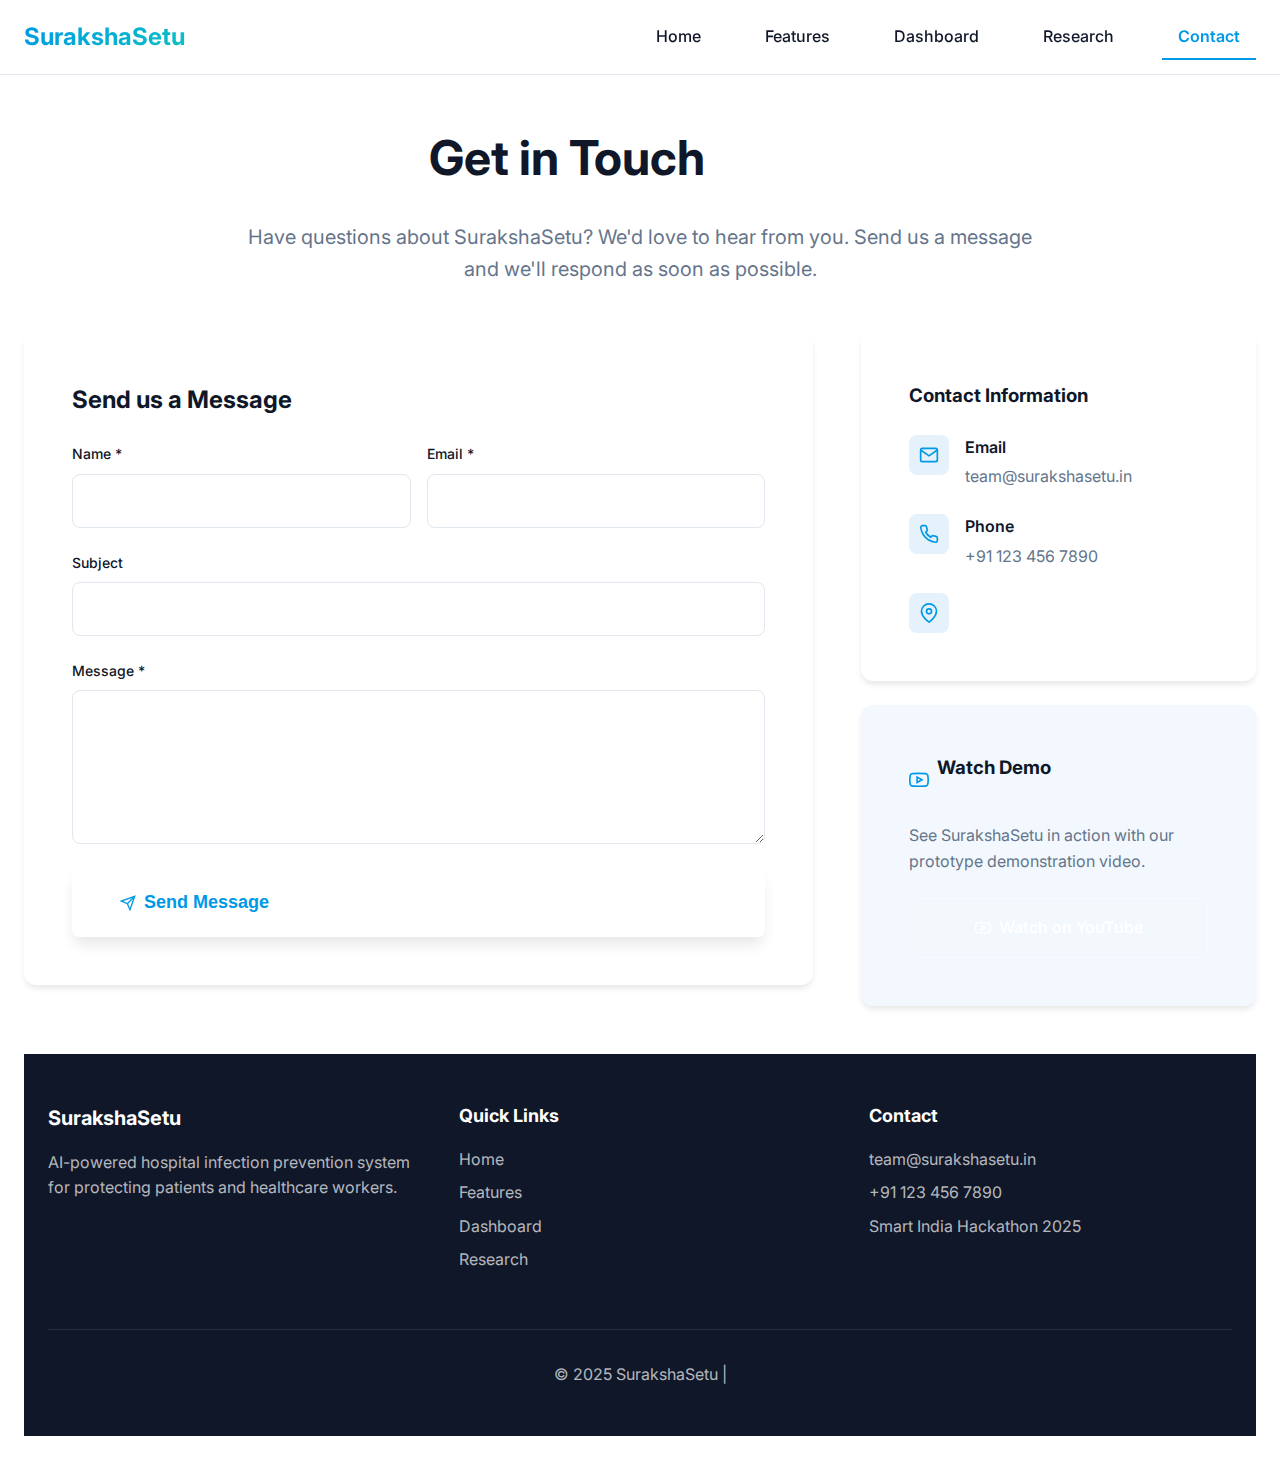
<file: contact.html>
<!DOCTYPE html>
<html lang="en">
<head>
    <meta charset="UTF-8">
    <meta name="viewport" content="width=device-width, initial-scale=1.0">
    <title>Contact - SurakshaSetu</title>
    <meta name="description" content="Get in touch with Team 818_Vision Crafters about SurakshaSetu">
    
    <link href="https://fonts.googleapis.com/css2?family=Inter:wght@300;400;500;600;700&display=swap" rel="stylesheet">
    <link rel="stylesheet" href="css/styles.css">
    <link rel="stylesheet" href="css/animations.css">
</head>
<body>
    <!-- Header -->
    <header class="header">
        <nav class="navbar">
            <div class="nav-container">
                <div class="nav-brand">
                    <h2>SurakshaSetu</h2>
                </div>
                
                <div class="nav-menu" id="nav-menu">
                    <a href="index.html" class="nav-link">Home</a>
                    <a href="features.html" class="nav-link">Features</a>
                    <a href="dashboard.html" class="nav-link">Dashboard</a>
                    <a href="research.html" class="nav-link">Research</a>
                    <a href="contact.html" class="nav-link active">Contact</a>
                </div>
                
                <div class="nav-toggle" id="nav-toggle">
                    <span class="bar"></span>
                    <span class="bar"></span>
                    <span class="bar"></span>
                </div>
            </div>
        </nav>
    </header>

    <!-- Main Content -->
    <main class="page-content">
        <div class="container">
            <!-- Header -->
            <div class="page-header animate-fade-in">
                <h1 class="page-title">
                    Get in Touch
                    <span class="gradient-text">Touch</span>
                </h1>
                <p class="page-subtitle">
                    Have questions about SurakshaSetu? We'd love to hear from you. Send us a message and we'll respond as soon as possible.
                </p>
            </div>

            <!-- Contact Content -->
            <div class="contact-content">
                <!-- Contact Form -->
                <div class="contact-form-section">
                    <div class="contact-card">
                        <h2>Send us a Message</h2>
                        <form class="contact-form" id="contact-form">
                            <div class="form-row">
                                <div class="form-group">
                                    <label for="name">Name *</label>
                                    <input type="text" id="name" name="name" required>
                                </div>
                                <div class="form-group">
                                    <label for="email">Email *</label>
                                    <input type="email" id="email" name="email" required>
                                </div>
                            </div>
                            <div class="form-group">
                                <label for="subject">Subject</label>
                                <input type="text" id="subject" name="subject">
                            </div>
                            <div class="form-group">
                                <label for="message">Message *</label>
                                <textarea id="message" name="message" rows="6" required></textarea>
                            </div>
                            <button type="submit" class="btn btn-primary btn-large">
                                <svg width="16" height="16" viewBox="0 0 24 24" fill="none" stroke="currentColor" stroke-width="2">
                                    <line x1="22" y1="2" x2="11" y2="13"/>
                                    <polygon points="22,2 15,22 11,13 2,9 22,2"/>
                                </svg>
                                Send Message
                            </button>
                        </form>
                    </div>
                </div>

                <!-- Contact Info -->
                <div class="contact-info-section">
                    <div class="contact-card">
                        <h3>Contact Information</h3>
                        <div class="contact-info">
                            <div class="contact-item">
                                <div class="contact-icon">
                                    <svg width="20" height="20" viewBox="0 0 24 24" fill="none" stroke="currentColor" stroke-width="2">
                                        <path d="M4 4h16c1.1 0 2 .9 2 2v12c0 1.1-.9 2-2 2H4c-1.1 0-2-.9-2-2V6c0-1.1.9-2 2-2z"/>
                                        <polyline points="22,6 12,13 2,6"/>
                                    </svg>
                                </div>
                                <div>
                                    <h4>Email</h4>
                                    <a href="mailto:team@surakshasetu.in">team@surakshasetu.in</a>
                                </div>
                            </div>
                            <div class="contact-item">
                                <div class="contact-icon">
                                    <svg width="20" height="20" viewBox="0 0 24 24" fill="none" stroke="currentColor" stroke-width="2">
                                        <path d="M22 16.92v3a2 2 0 0 1-2.18 2 19.79 19.79 0 0 1-8.63-3.07 19.5 19.5 0 0 1-6-6 19.79 19.79 0 0 1-3.07-8.67A2 2 0 0 1 4.11 2h3a2 2 0 0 1 2 1.72 12.84 12.84 0 0 0 .7 2.81 2 2 0 0 1-.45 2.11L8.09 9.91a16 16 0 0 0 6 6l1.27-1.27a2 2 0 0 1 2.11-.45 12.84 12.84 0 0 0 2.81.7A2 2 0 0 1 22 16.92z"/>
                                    </svg>
                                </div>
                                <div>
                                    <h4>Phone</h4>
                                    <a href="tel:+911234567890">+91 123 456 7890</a>
                                </div>
                            </div>
                            <div class="contact-item">
                                <div class="contact-icon">
                                    <svg width="20" height="20" viewBox="0 0 24 24" fill="none" stroke="currentColor" stroke-width="2">
                                        <path d="M21 10c0 7-9 13-9 13s-9-6-9-13a9 9 0 0 1 18 0z"/>
                                        <circle cx="12" cy="10" r="3"/>
                                    </svg>
                                </div>
                                

                        
                            </div>
                        </div>
                    </div>

                    <!-- Video Demo -->
                    <div class="contact-card demo-card">
                        <div class="demo-header">
                            <svg width="20" height="20" viewBox="0 0 24 24" fill="none" stroke="currentColor" stroke-width="2">
                                <path d="M22.54 6.42a2.78 2.78 0 0 0-1.94-2C18.88 4 12 4 12 4s-6.88 0-8.6.46a2.78 2.78 0 0 0-1.94 2A29 29 0 0 0 1 11.75a29 29 0 0 0 .46 5.33A2.78 2.78 0 0 0 3.4 19c1.72.46 8.6.46 8.6.46s6.88 0 8.6-.46a2.78 2.78 0 0 0 1.94-2 29 29 0 0 0 .46-5.25 29 29 0 0 0-.46-5.33z"/>
                                <polygon points="9.75,15.02 15.5,11.75 9.75,8.48"/>
                            </svg>
                            <h3>Watch Demo</h3>
                        </div>
                        <p>See SurakshaSetu in action with our prototype demonstration video.</p>
                        <a href="https://youtu.be/TbZxZkNvxs0?feature=shared" target="_blank" rel="noopener noreferrer" class="btn btn-outline btn-full">
                            <svg width="16" height="16" viewBox="0 0 24 24" fill="none" stroke="currentColor" stroke-width="2">
                                <path d="M22.54 6.42a2.78 2.78 0 0 0-1.94-2C18.88 4 12 4 12 4s-6.88 0-8.6.46a2.78 2.78 0 0 0-1.94 2A29 29 0 0 0 1 11.75a29 29 0 0 0 .46 5.33A2.78 2.78 0 0 0 3.4 19c1.72.46 8.6.46 8.6.46s6.88 0 8.6-.46a2.78 2.78 0 0 0 1.94-2 29 29 0 0 0 .46-5.25 29 29 0 0 0-.46-5.33z"/>
                                <polygon points="9.75,15.02 15.5,11.75 9.75,8.48"/>
                            </svg>
                            Watch on YouTube
                        </a>
                    </div>
                </div>
            </div>

           

    <!-- Footer -->
    <footer class="footer">
        <div class="container">
            <div class="footer-content">
                <div class="footer-section">
                    <h3>SurakshaSetu</h3>
                    <p>AI-powered hospital infection prevention system for protecting patients and healthcare workers.</p>
                </div>
                
                <div class="footer-section">
                    <h4>Quick Links</h4>
                    <ul>
                        <li><a href="index.html">Home</a></li>
                        <li><a href="features.html">Features</a></li>
                        <li><a href="dashboard.html">Dashboard</a></li>
                        <li><a href="research.html">Research</a></li>
                    </ul>
                </div>
                
                <div class="footer-section">
                    <h4>Contact</h4>
                    <p>team@surakshasetu.in</p>
                    <p>+91 123 456 7890</p>
                    <p>Smart India Hackathon 2025</p>
                </div>
            </div>
            
            <div class="footer-bottom">
                <p>&copy; 2025 SurakshaSetu | </p>
            </div>
        </div>
    </footer>

    <script src="js/main.js"></script>
    <script src="js/contact.js"></script>
</body>
</html>
</file>
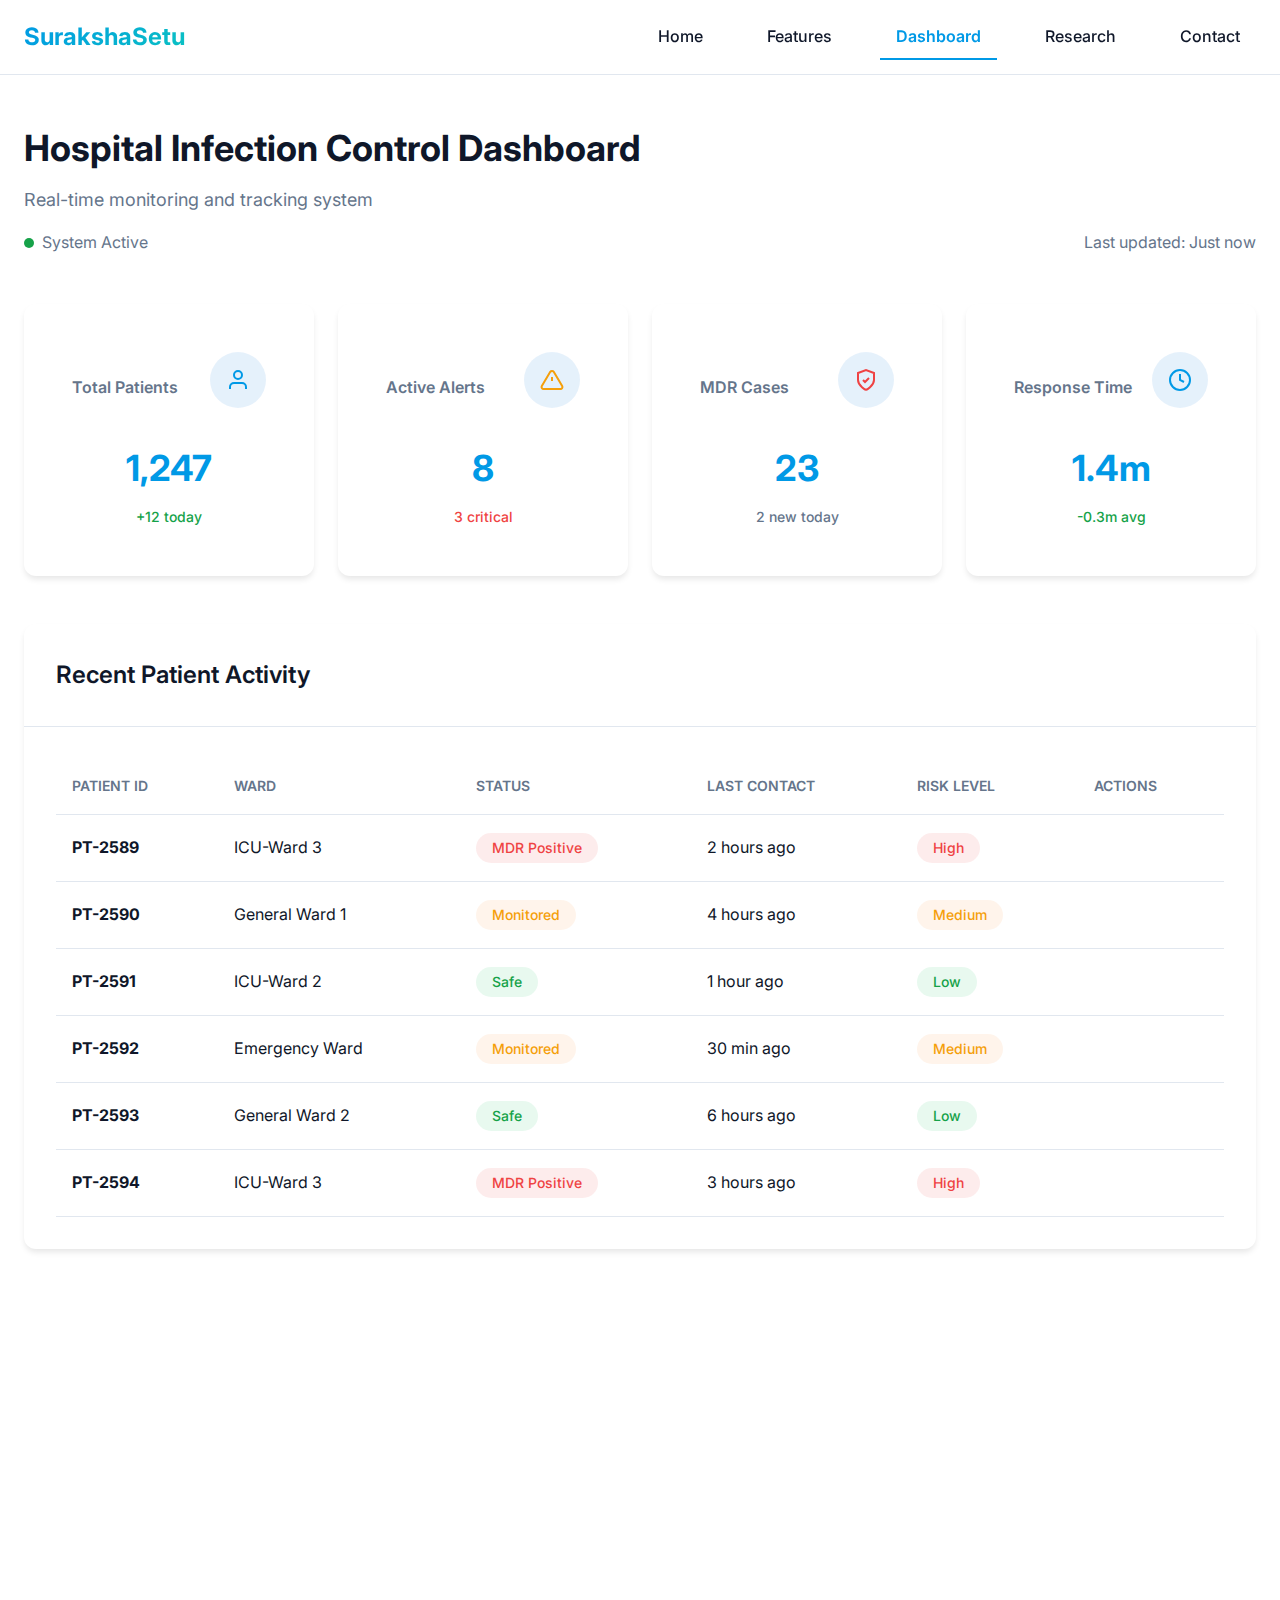
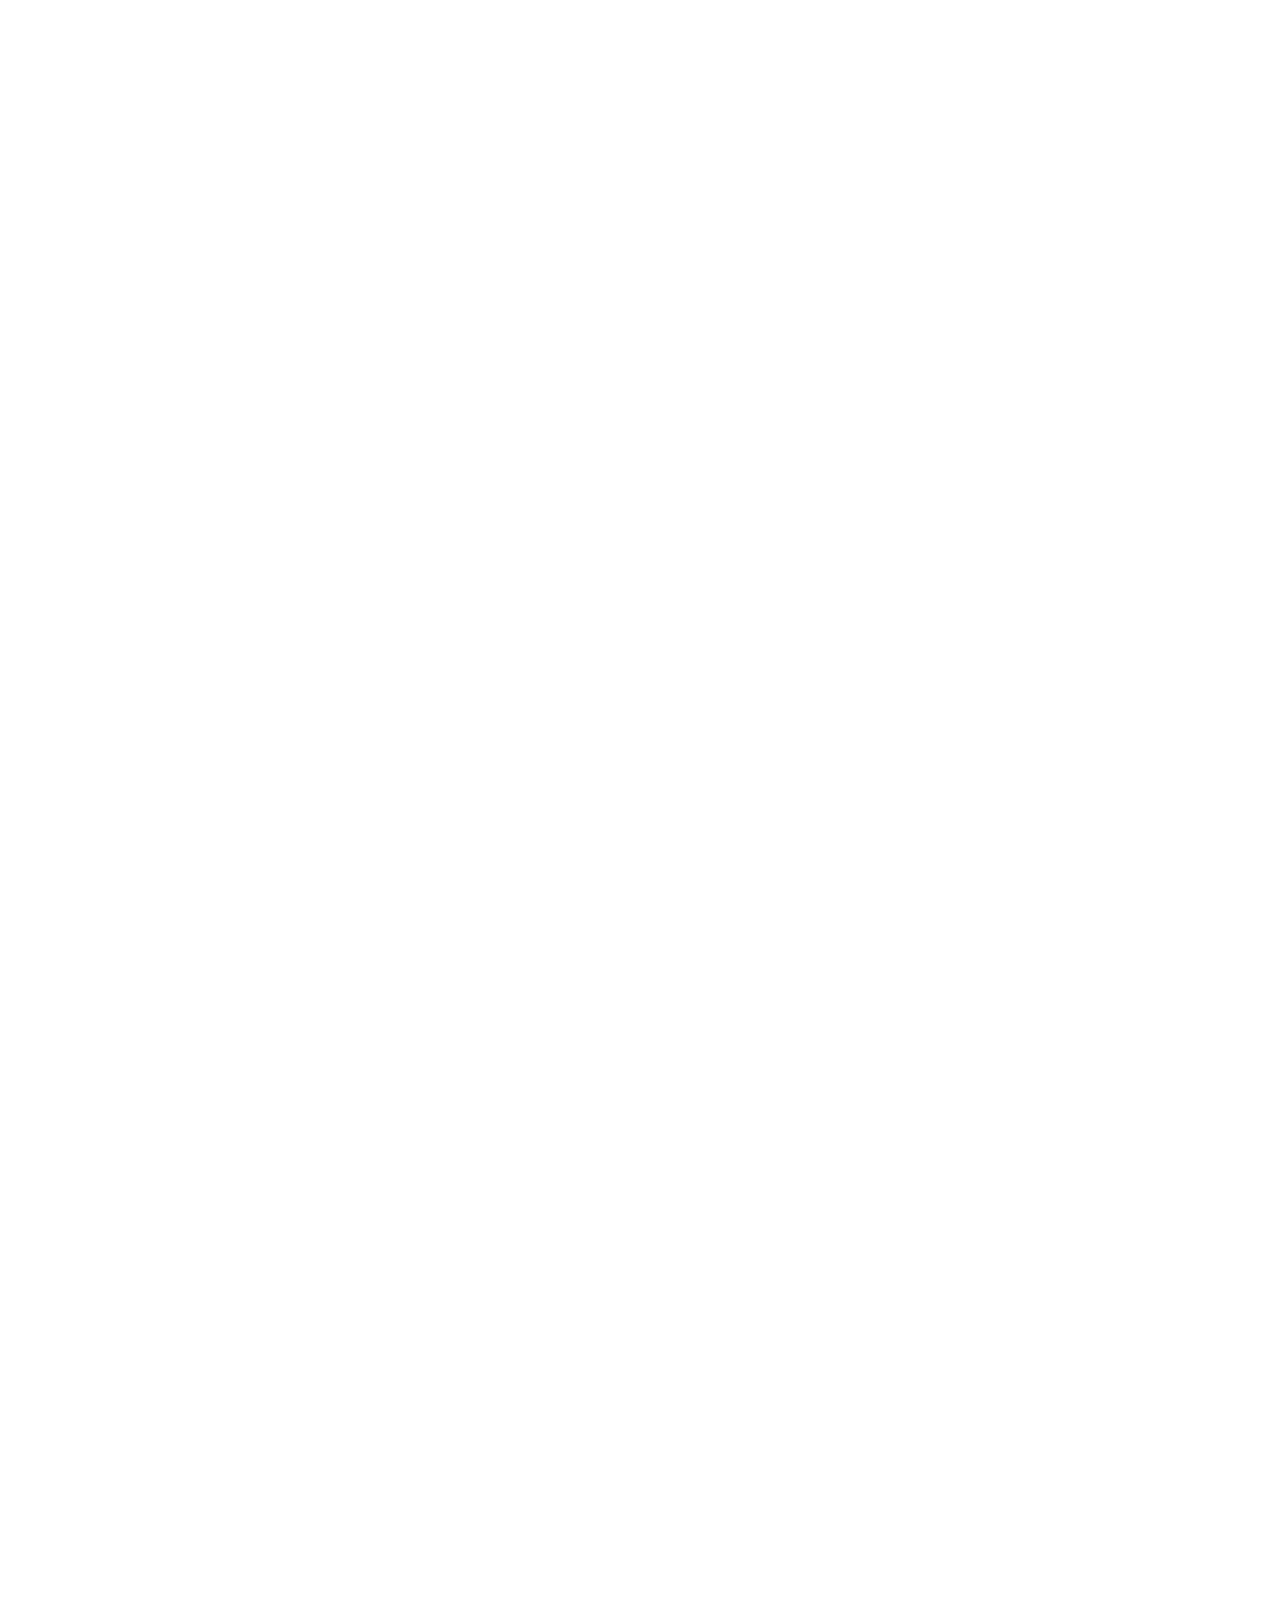
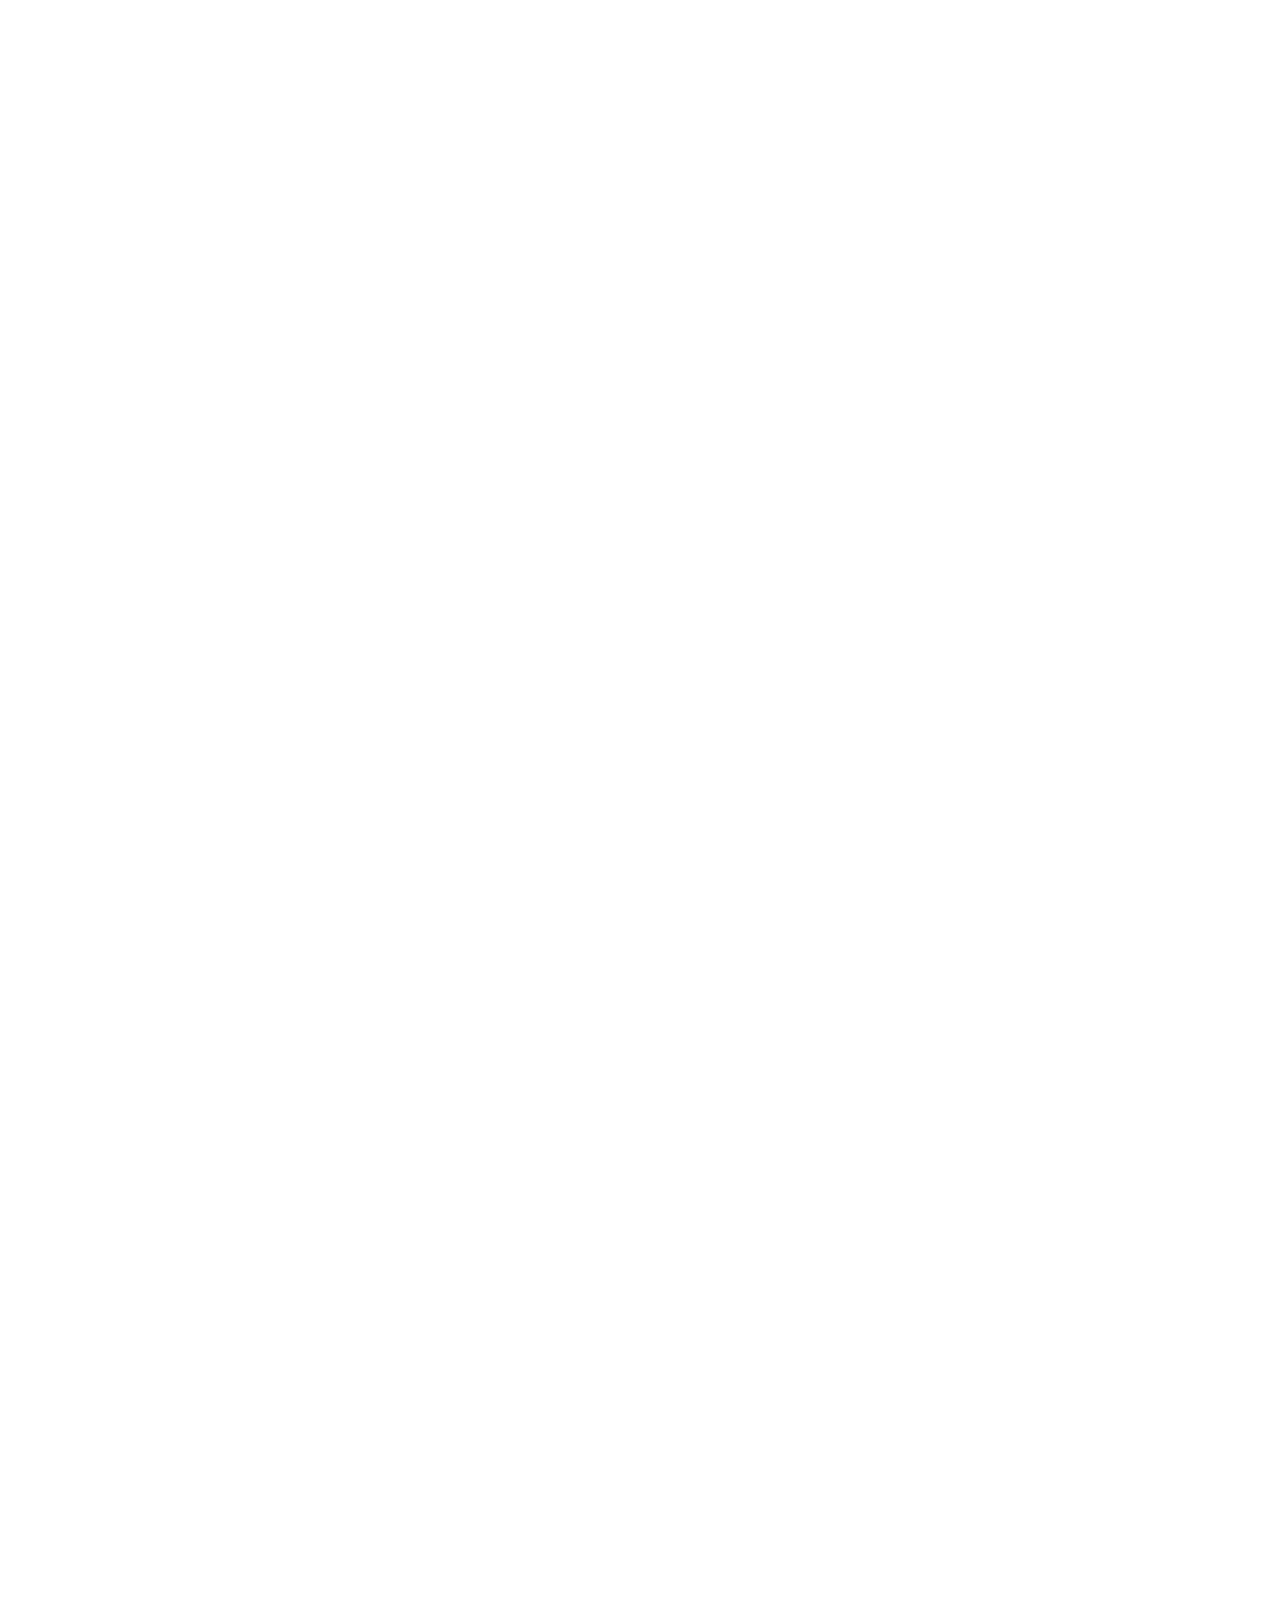
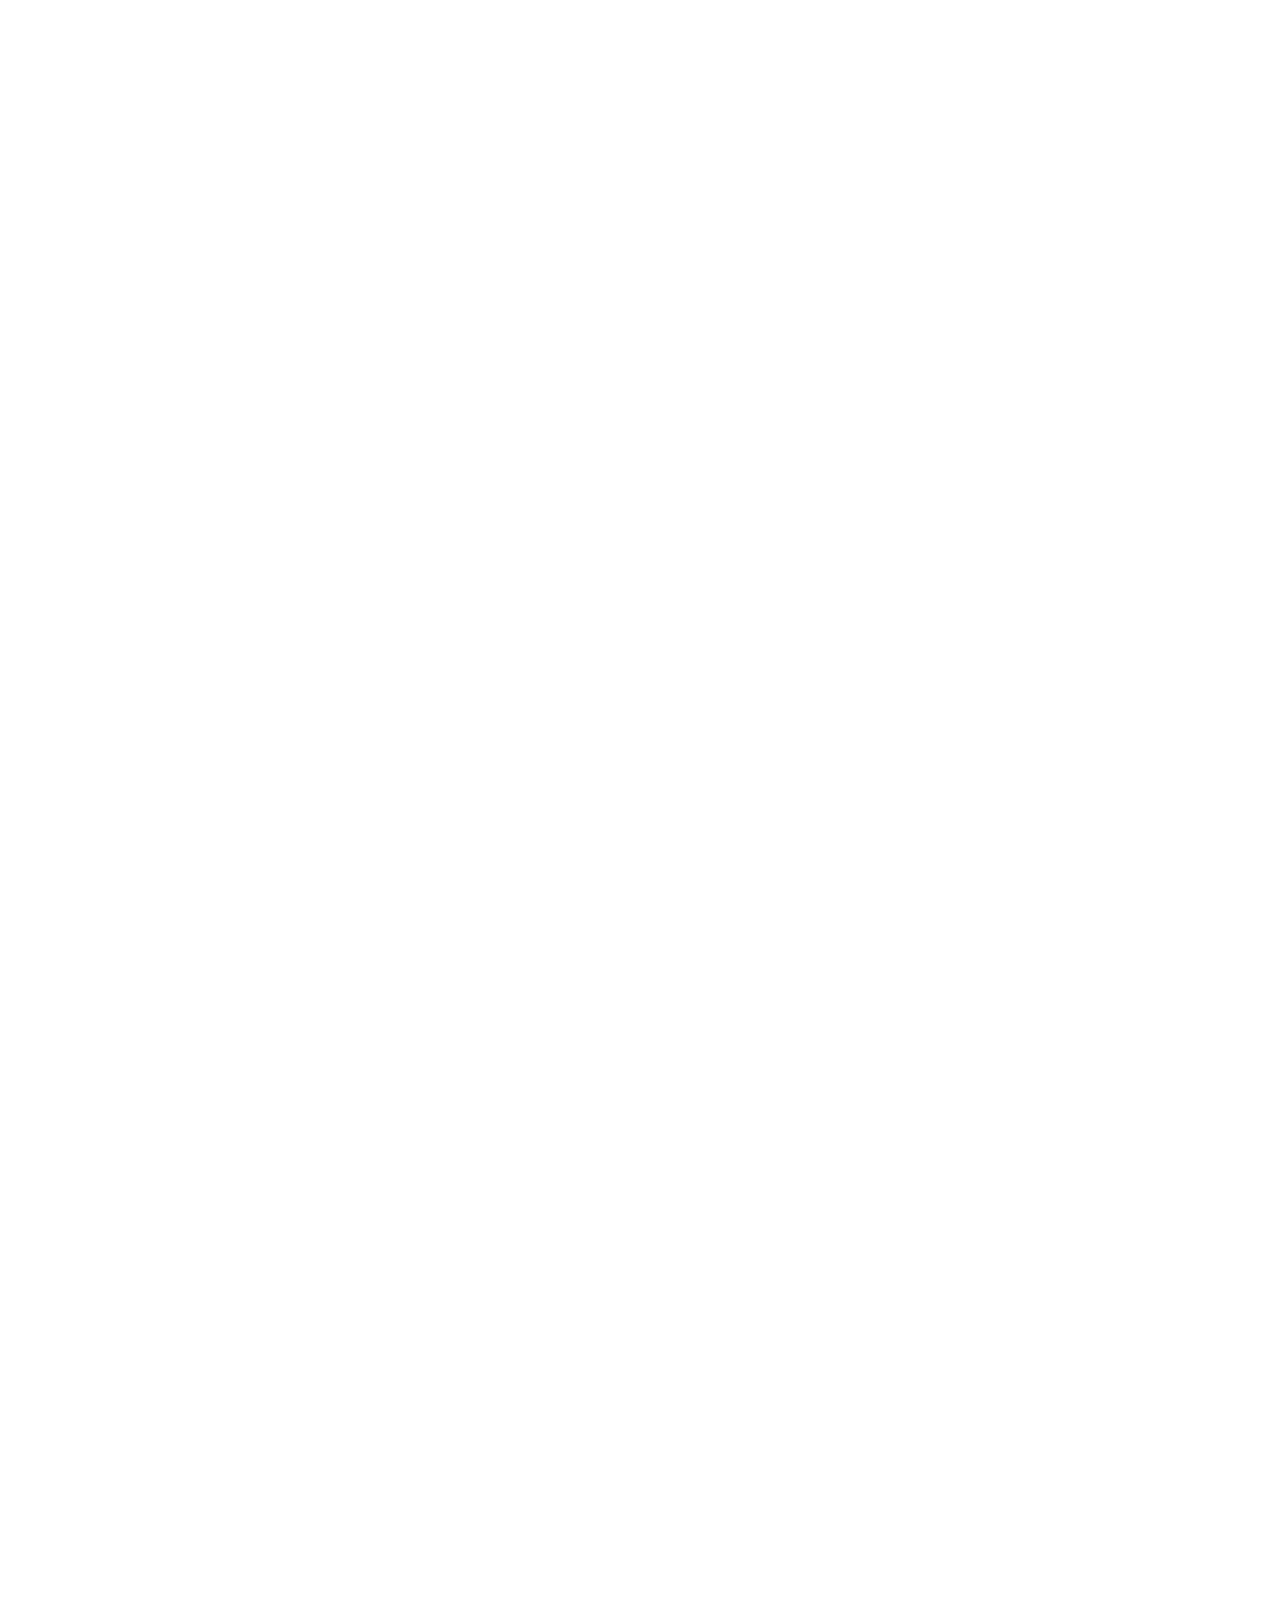
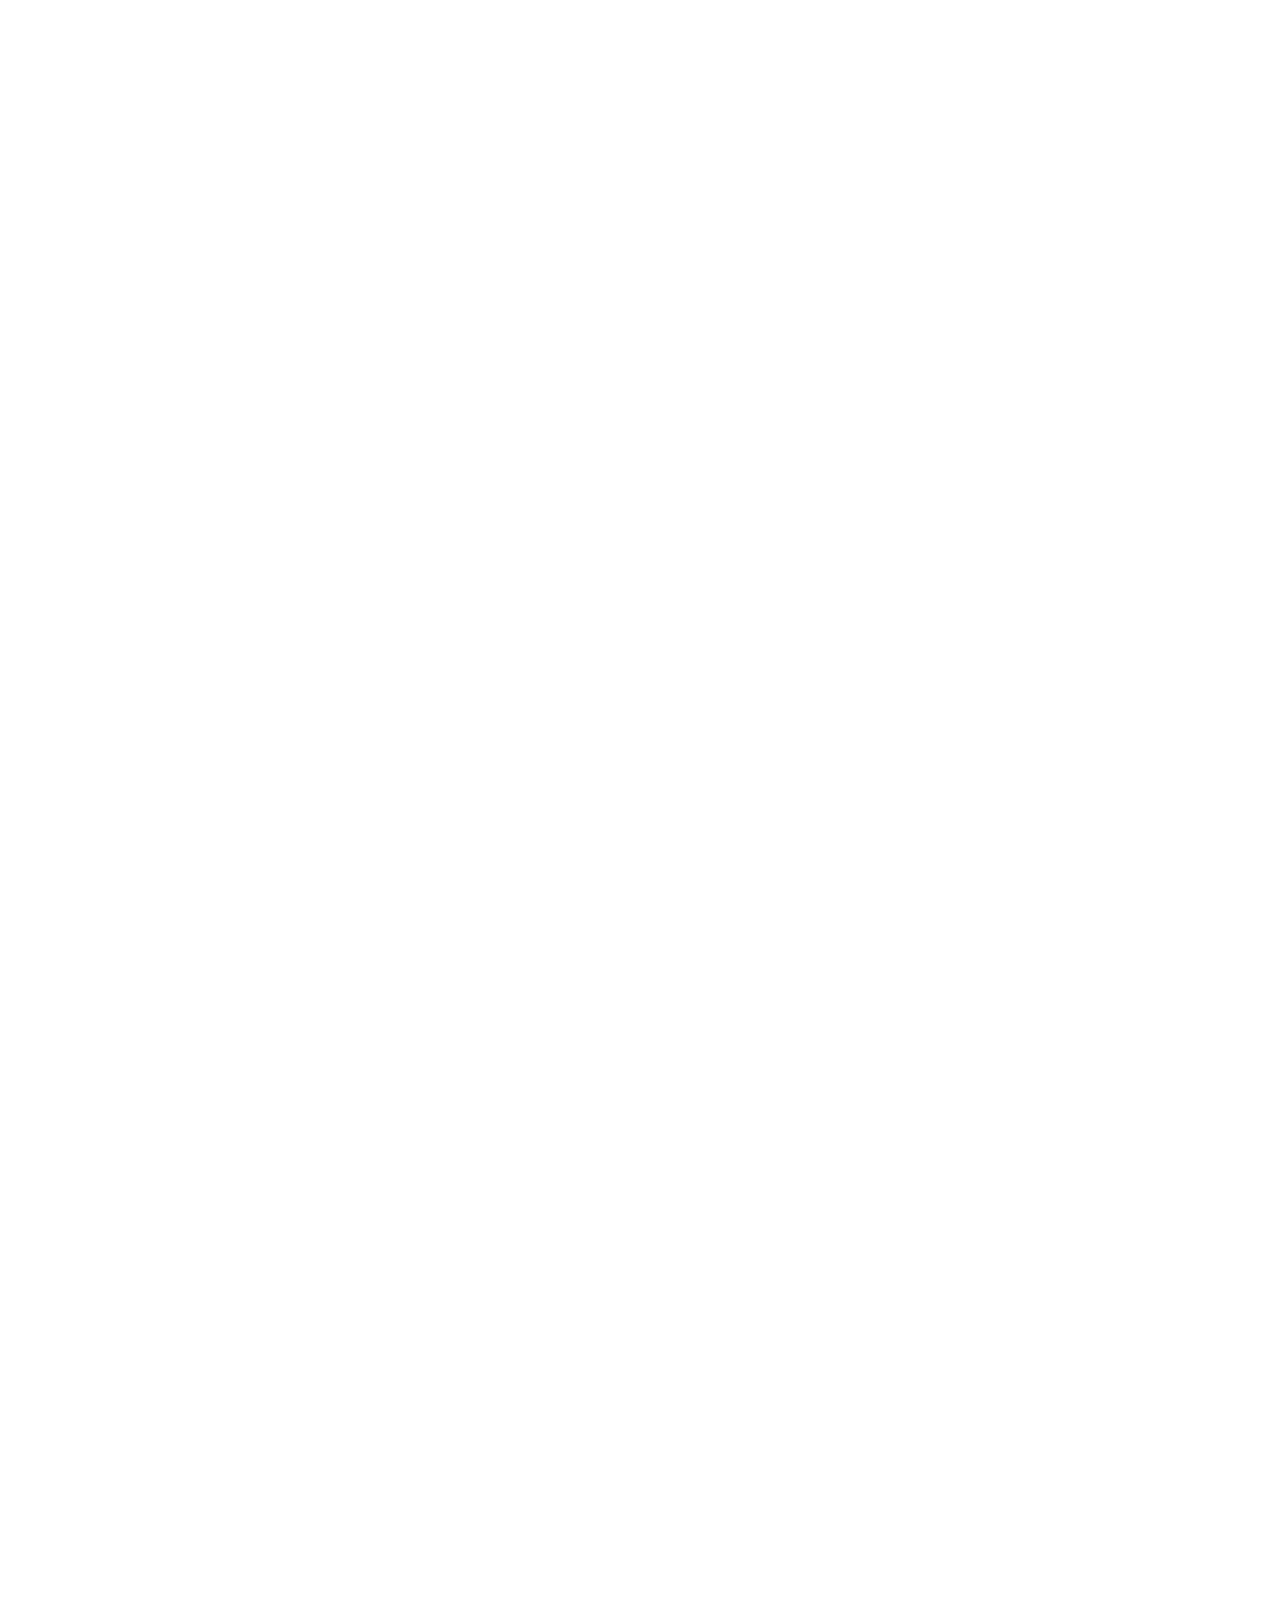
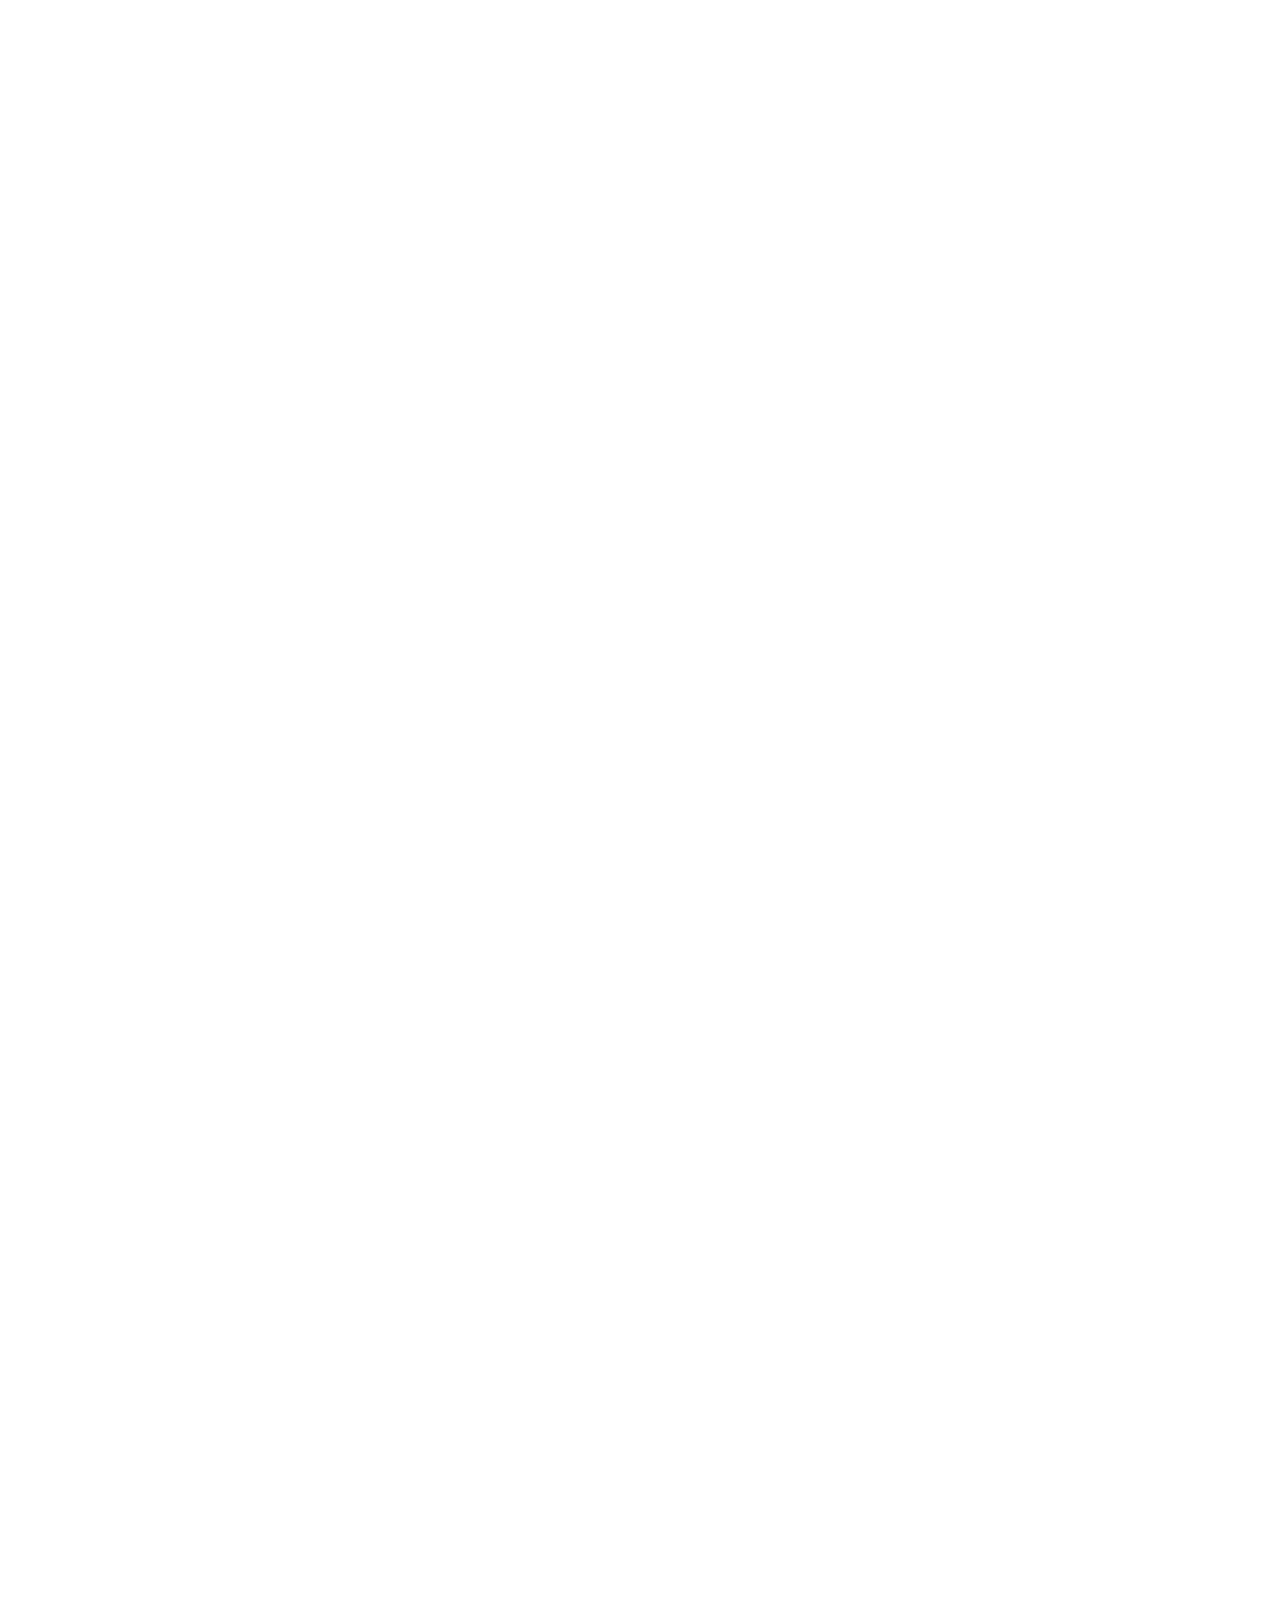
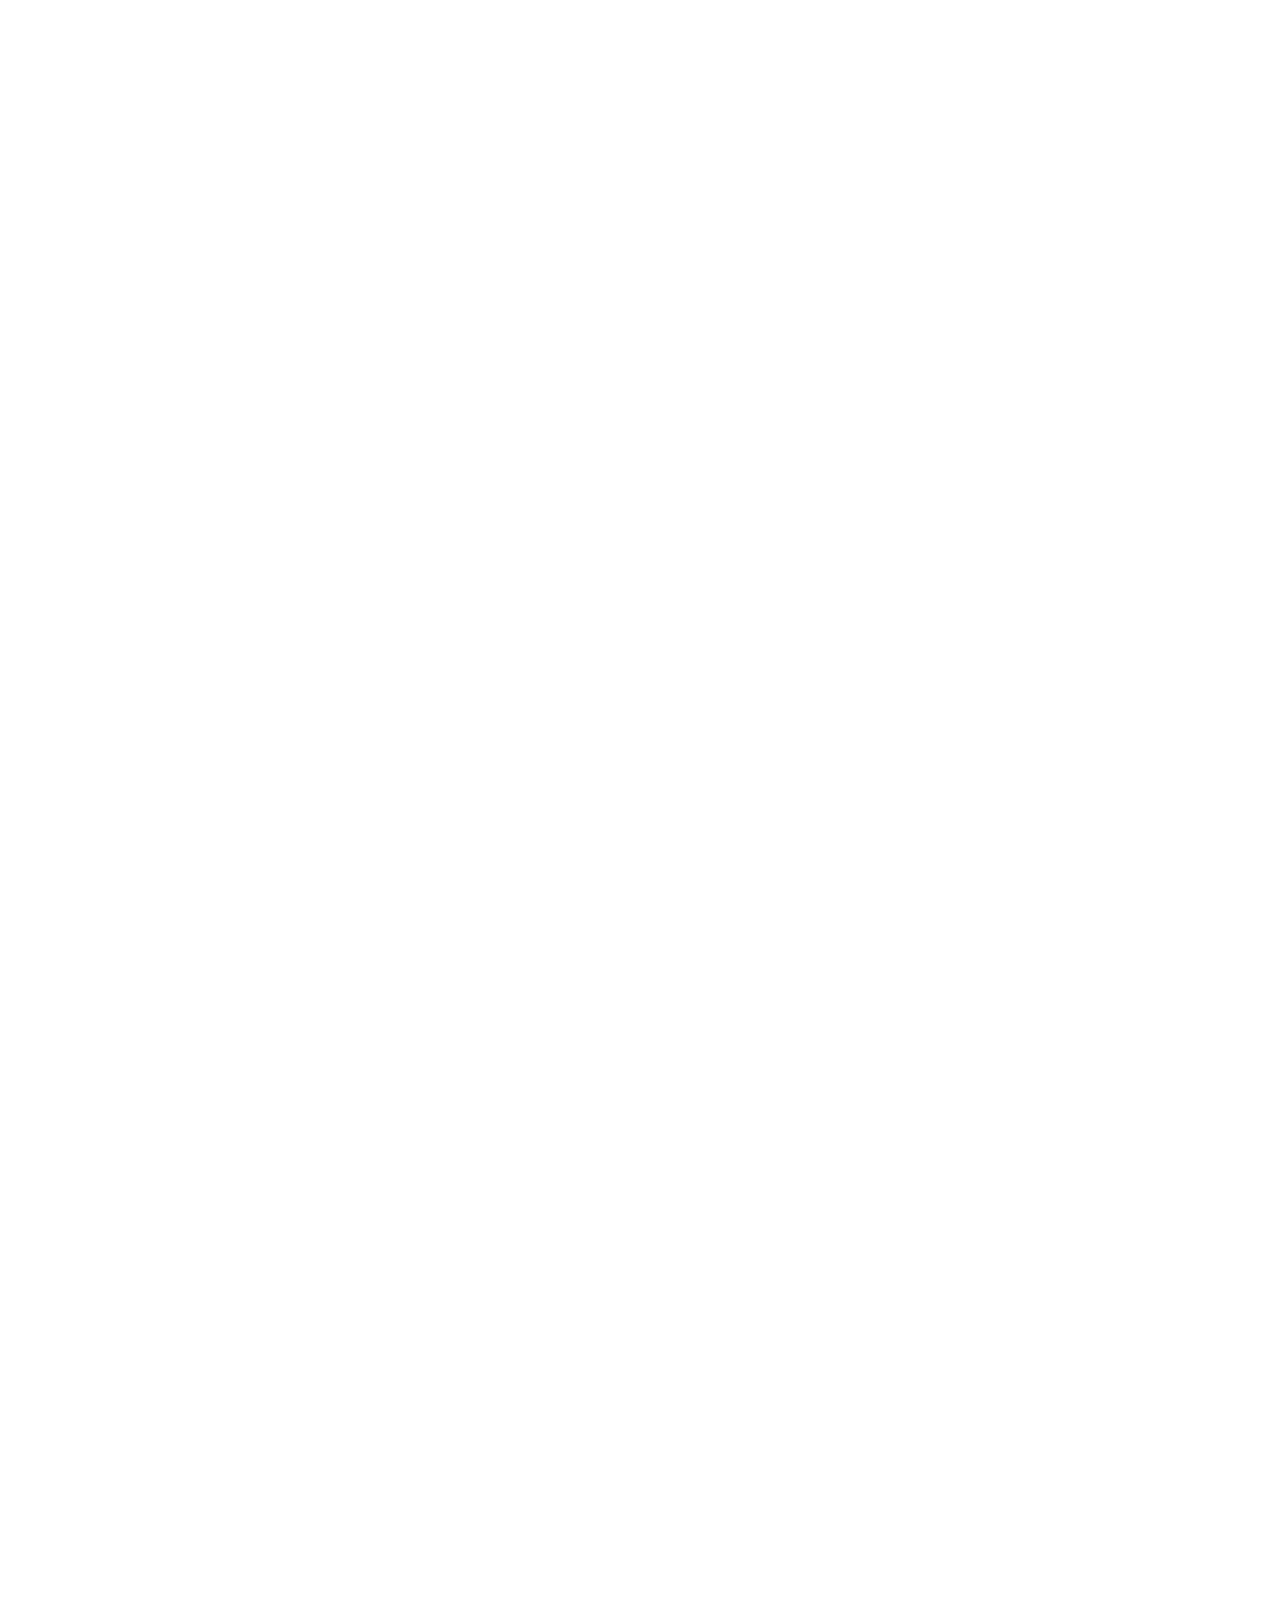
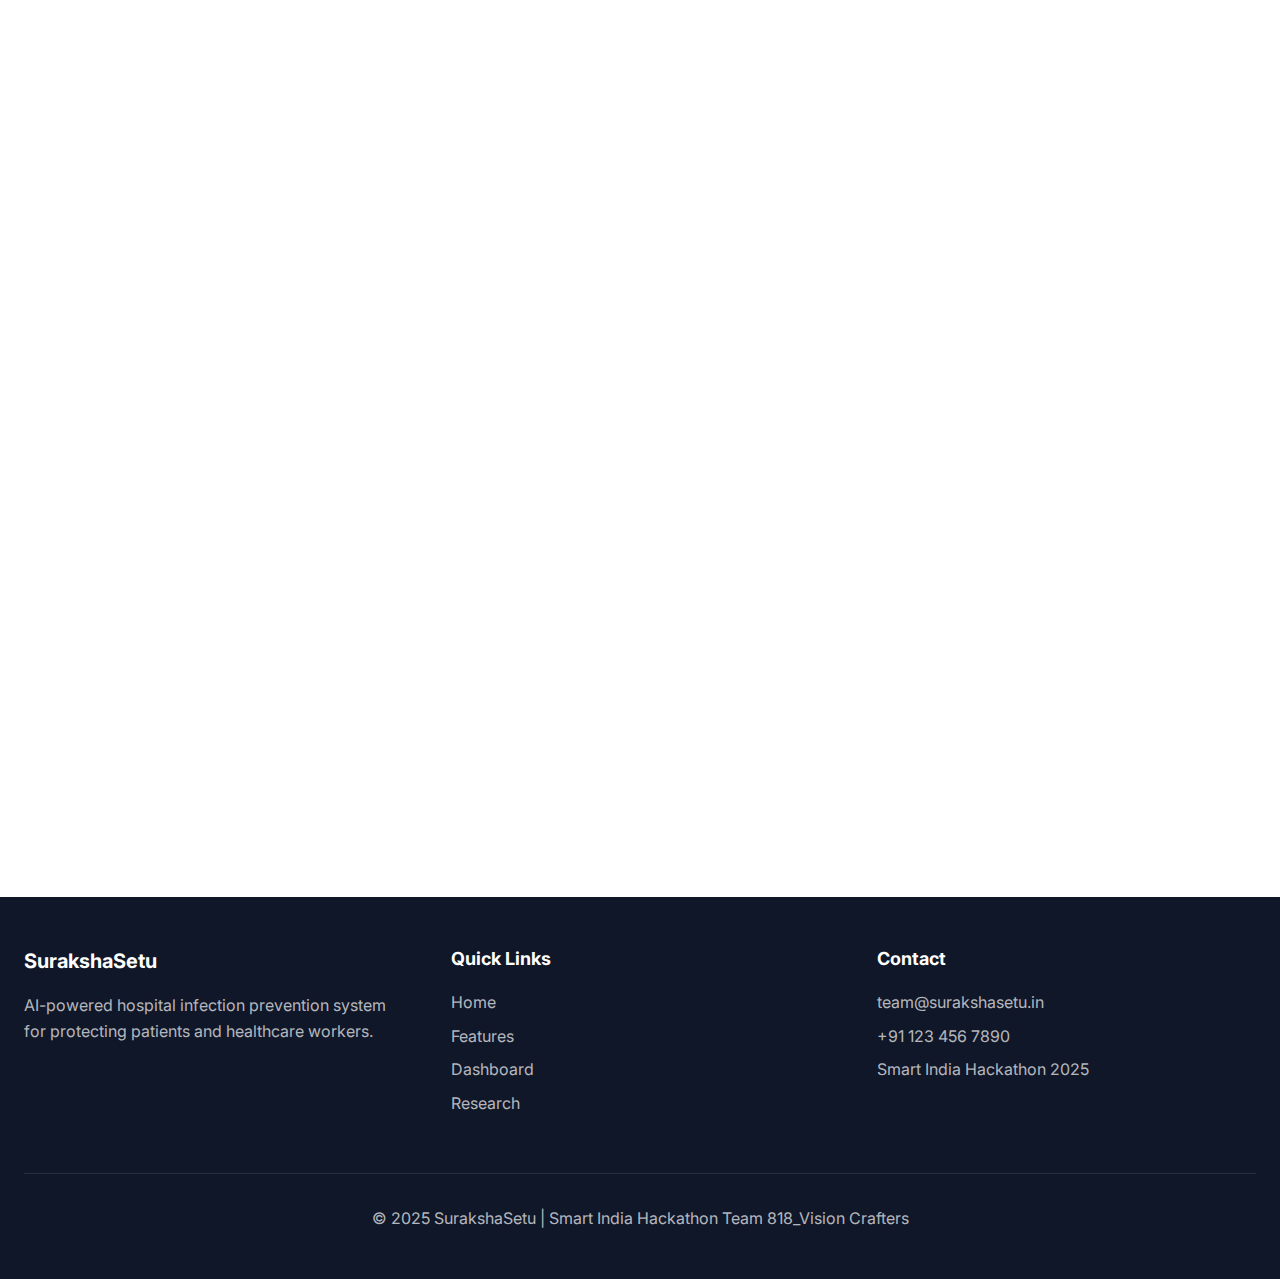
<file: dashboard.html>
<!DOCTYPE html>
<html lang="en">
<head>
    <meta charset="UTF-8">
    <meta name="viewport" content="width=device-width, initial-scale=1.0">
    <title>Dashboard - SurakshaSetu</title>
    <meta name="description" content="Real-time hospital infection monitoring dashboard">
    
    <link href="https://fonts.googleapis.com/css2?family=Inter:wght@300;400;500;600;700&display=swap" rel="stylesheet">
    <link rel="stylesheet" href="css/styles.css">
    <link rel="stylesheet" href="css/animations.css">
</head>
<body>
    
    <!-- Header -->
    <header class="header">
        <nav class="navbar">
            <div class="nav-container">
                <div class="nav-brand">
                    <h2>SurakshaSetu</h2>
                </div>
                
                <div class="nav-menu" id="nav-menu">
                    <a href="index.html" class="nav-link">Home</a>
                    <a href="features.html" class="nav-link">Features</a>
                    <a href="dashboard.html" class="nav-link active">Dashboard</a>
                    <a href="research.html" class="nav-link">Research</a>
                    <a href="contact.html" class="nav-link">Contact</a>
                </div>
                
                <div class="nav-toggle" id="nav-toggle">
                    <span class="bar"></span>
                    <span class="bar"></span>
                    <span class="bar"></span>
                </div>
            </div>
        </nav>
    </header>

    <!-- Main Content -->
    <main class="page-content">
        <div class="container">
            <!-- Dashboard Header -->
            <div class="dashboard-header animate-fade-in">
                <h1>Hospital Infection Control Dashboard</h1>
                <p>Real-time monitoring and tracking system</p>
                <div class="dashboard-status">
                    <span class="status-indicator active"></span>
                    <span>System Active</span>
                    <span class="last-update">Last updated: Just now</span>
                </div>
            </div>

            <!-- Stats Overview -->
            <div class="dashboard-stats">
                <div class="stat-card animate-scale-in">
                    <div class="stat-header">
                        <h3>Total Patients</h3>
                        <div class="stat-icon">
                            <svg width="24" height="24" viewBox="0 0 24 24" fill="none" stroke="currentColor" stroke-width="2">
                                <path d="M20 21v-2a4 4 0 0 0-4-4H8a4 4 0 0 0-4 4v2"/>
                                <circle cx="12" cy="7" r="4"/>
                            </svg>
                        </div>
                    </div>
                    <div class="stat-value">1,247</div>
                    <div class="stat-change positive">+12 today</div>
                </div>

                <div class="stat-card animate-scale-in" style="animation-delay: 0.1s">
                    <div class="stat-header">
                        <h3>Active Alerts</h3>
                        <div class="stat-icon alert">
                            <svg width="24" height="24" viewBox="0 0 24 24" fill="none" stroke="currentColor" stroke-width="2">
                                <path d="M10.29 3.86L1.82 18a2 2 0 0 0 1.71 3h16.94a2 2 0 0 0 1.71-3L13.71 3.86a2 2 0 0 0-3.42 0z"/>
                                <line x1="12" y1="9" x2="12" y2="13"/>
                                <line x1="12" y1="17" x2="12.01" y2="17"/>
                            </svg>
                        </div>
                    </div>
                    <div class="stat-value">8</div>
                    <div class="stat-change negative">3 critical</div>
                </div>

                <div class="stat-card animate-scale-in" style="animation-delay: 0.2s">
                    <div class="stat-header">
                        <h3>MDR Cases</h3>
                        <div class="stat-icon warning">
                            <svg width="24" height="24" viewBox="0 0 24 24" fill="none" stroke="currentColor" stroke-width="2">
                                <path d="M12 22s8-4 8-10V5l-8-3-8 3v7c0 6 8 10 8 10"/>
                                <path d="m9 12 2 2 4-4"/>
                            </svg>
                        </div>
                    </div>
                    <div class="stat-value">23</div>
                    <div class="stat-change neutral">2 new today</div>
                </div>

                <div class="stat-card animate-scale-in" style="animation-delay: 0.3s">
                    <div class="stat-header">
                        <h3>Response Time</h3>
                        <div class="stat-icon">
                            <svg width="24" height="24" viewBox="0 0 24 24" fill="none" stroke="currentColor" stroke-width="2">
                                <circle cx="12" cy="12" r="10"/>
                                <polyline points="12,6 12,12 16,14"/>
                            </svg>
                        </div>
                    </div>
                    <div class="stat-value">1.4m</div>
                    <div class="stat-change positive">-0.3m avg</div>
                </div>
            </div>

            <!-- Main Dashboard Content -->
            <div class="dashboard-content">
                <!-- Patients Table -->
                <div class="dashboard-card animate-fade-in">
                    <div class="card-header">
                        <h2>Recent Patient Activity</h2>
                        <div class="card-actions">
                            <button class="btn btn-outline btn-small">Filter</button>
                            <button class="btn btn-outline btn-small">Export</button>
                        </div>
                    </div>
                    <div class="card-content">
                        <div class="table-container">
                            <table class="patients-table">
                                <thead>
                                    <tr>
                                        <th>Patient ID</th>
                                        <th>Ward</th>
                                        <th>Status</th>
                                        <th>Last Contact</th>
                                        <th>Risk Level</th>
                                        <th>Actions</th>
                                    </tr>
                                </thead>
                                <tbody id="patients-table-body">
                                    <!-- Table rows will be populated by JavaScript -->
                                </tbody>
                            </table>
                        </div>
                    </div>
                </div>

                <!-- Alerts and Heatmap -->
                <div class="dashboard-grid">
                    <!-- Recent Alerts -->
                    <div class="dashboard-card animate-fade-in">
                        <div class="card-header">
                            <h2>Recent Alerts</h2>
                            <span class="alert-badge">8 Active</span>
                        </div>
                        <div class="card-content">
                            <div class="alerts-list" id="alerts-list">
                                <!-- Alerts will be populated by JavaScript -->
                            </div>
                        </div>
                    </div>

                    <!-- Ward Risk Analysis -->
                    <div class="dashboard-card animate-fade-in">
                        <div class="card-header">
                            <h2>Ward Risk Analysis</h2>
                        </div>
                        <div class="card-content">
                            <div class="ward-risk-list" id="ward-risk-list">
                                <!-- Ward risks will be populated by JavaScript -->
                            </div>
                        </div>
                    </div>
                </div>

                <!-- Infection Heatmap -->
    <div class="card animate-fade-in">
                        <div class="card-header">
                            <h2>Hospital Infection Heatmap</h2>
                            <div class="heatmap-legend">
                                <span class="legend-item">
                                    <span class="legend-color low"></span>
                                    Low Risk
                                </span>
                                <span class="legend-item">
                                    <span class="legend-color medium"></span>
                                    Medium Risk
                                </span>
                                <span class="legend-item">
                                    <span class="legend-color high"></span>
                                    High Risk
                                </span>
                                <span class="legend-item">
                                    <span class="legend-color critical"></span>
                                    Critical Risk
                                </span>
                            </div>
                        </div>
                        <div class="card-content">
                            <div class="heatmap-container">
                                <div class="hospital-layout">
                                    <!-- Ground Floor -->
                                    <div class="floor-row">
                                        <div class="floor-label">G Floor</div>
                                        <div class="floor-content">
                                            <div class="ward reception low-risk">
                                                <div class="ward-icon">🏥</div>
                                                <div class="ward-name">Reception</div>
                                                <div class="ward-risk">Low</div>
                                                <div class="ward-details">Visitor area, minimal patient contact</div>
                                            </div>
                                            <div class="ward emergency-room critical-risk">
                                                <div class="ward-icon">🚑</div>
                                                <div class="ward-name">Emergency</div>
                                                <div class="ward-risk">Critical</div>
                                                <div class="ward-details">High traffic, urgent cases</div>
                                            </div>
                                            <div class="ward low-risk">
                                                <div class="ward-icon">💊</div>
                                                <div class="ward-name">Pharmacy</div>
                                                <div class="ward-risk">Low</div>
                                                <div class="ward-details">Medication distribution</div>
                                            </div>
                                            <div class="corridor">Main Corridor</div>
                                            <div class="ward medium-risk">
                                                <div class="ward-icon">🩺</div>
                                                <div class="ward-name">OPD</div>
                                                <div class="ward-risk">Medium</div>
                                                <div class="ward-details">Outpatient department</div>
                                            </div>
                                            <div class="ward low-risk">
                                                <div class="ward-icon">📋</div>
                                                <div class="ward-name">Admin</div>
                                                <div class="ward-risk">Low</div>
                                                <div class="ward-details">Administrative offices</div>
                                            </div>
                                        </div>
                                    </div>
                                    
                                    <!-- First Floor -->
                                    <div class="floor-row">
                                        <div class="floor-label">1st Floor</div>
                                        <div class="floor-content">
                                            <div class="ward general-ward-1 medium-risk">
                                                <div class="ward-icon">🛏️</div>
                                                <div class="ward-name">Ward 1</div>
                                                <div class="ward-risk">Medium</div>
                                                <div class="ward-details">General patients, stable condition</div>
                                            </div>
                                            <div class="ward general-ward-2 low-risk">
                                                <div class="ward-icon">🛏️</div>
                                                <div class="ward-name">Ward 2</div>
                                                <div class="ward-risk">Low</div>
                                                <div class="ward-details">General patients, recovery phase</div>
                                            </div>
                                            <div class="ward isolation-room high-risk">
                                                <div class="ward-icon">🚫</div>
                                                <div class="ward-name">Isolation</div>
                                                <div class="ward-risk">High</div>
                                                <div class="ward-details">Contagious disease containment</div>
                                            </div>
                                            <div class="corridor">East Wing Corridor</div>
                                            <div class="ward nurse-station">
                                                <div class="ward-icon">👩‍⚕️</div>
                                                <div class="ward-name">Nurse Station</div>
                                                <div class="ward-risk">Medium</div>
                                                <div class="ward-details">Central monitoring point</div>
                                            </div>
                                            <div class="ward medium-risk">
                                                <div class="ward-icon">🧪</div>
                                                <div class="ward-name">Lab</div>
                                                <div class="ward-risk">Medium</div>
                                                <div class="ward-details">Sample testing area</div>
                                            </div>
                                        </div>
                                    </div>
                                    
                                    <!-- Second Floor -->
                                    <div class="floor-row">
                                        <div class="floor-label">2nd Floor</div>
                                        <div class="floor-content">
                                            <div class="ward icu-1 critical-risk">
                                                <div class="ward-icon">💙</div>
                                                <div class="ward-name">ICU 1</div>
                                                <div class="ward-risk">Critical</div>
                                                <div class="ward-details">Critical care, ventilated patients</div>
                                            </div>
                                            <div class="ward icu-2 high-risk">
                                                <div class="ward-icon">💙</div>
                                                <div class="ward-name">ICU 2</div>
                                                <div class="ward-risk">High</div>
                                                <div class="ward-details">Intensive monitoring required</div>
                                            </div>
                                            <div class="ward icu-3 critical-risk">
                                                <div class="ward-icon">💙</div>
                                                <div class="ward-name">ICU 3</div>
                                                <div class="ward-risk">Critical</div>
                                                <div class="ward-details">MDR-positive patients isolated</div>
                                            </div>
                                            <div class="corridor">ICU Corridor</div>
                                            <div class="ward operating-room medium-risk">
                                                <div class="ward-icon">🔪</div>
                                                <div class="ward-name">OR 1</div>
                                                <div class="ward-risk">Medium</div>
                                                <div class="ward-details">Surgical procedures</div>
                                            </div>
                                            <div class="ward operating-room medium-risk">
                                                <div class="ward-icon">🔪</div>
                                                <div class="ward-name">OR 2</div>
                                                <div class="ward-risk">Medium</div>
                                                <div class="ward-details">Emergency surgeries</div>
                                            </div>
                                        </div>
                                    </div>
                                </div>
                                
                                <div class="ward-risk-list" style="margin-top: 20px;">
                                    <div class="ward-risk-item">
                                        <div class="ward-risk-header">
                                            <span class="ward-name">ICU Ward 3</span>
                                            <span>92%</span>
                                        </div>
                                        <div class="progress-bar">
                                            <div class="progress-fill critical" style="width: 92%"></div>
                                        </div>
                                    </div>
                                    <div class="ward-risk-item">
                                        <div class="ward-risk-header">
                                            <span class="ward-name">Emergency Ward</span>
                                            <span>85%</span>
                                        </div>
                                        <div class="progress-bar">
                                            <div class="progress-fill critical" style="width: 85%"></div>
                                        </div>
                                    </div>
                                    <div class="ward-risk-item">
                                        <div class="ward-risk-header">
                                            <span class="ward-name">ICU Ward 1</span>
                                            <span>78%</span>
                                        </div>
                                        <div class="progress-bar">
                                            <div class="progress-fill high" style="width: 78%"></div>
                                        </div>
                                    </div>
                                    <div class="ward-risk-item">
                                        <div class="ward-risk-header">
                                            <span class="ward-name">Isolation Room</span>
                                            <span>65%</span>
                                        </div>
                                        <div class="progress-bar">
                                            <div class="progress-fill high" style="width: 65%"></div>
                                        </div>
                                    </div>
                                </div>
                            </div>
                        </div>
                    </div>
                </div>

            </div>
        </div>
    </main>

    <!-- Footer -->
    <footer class="footer">
        <div class="container">
            <div class="footer-content">
                <div class="footer-section">
                    <h3>SurakshaSetu</h3>
                    <p>AI-powered hospital infection prevention system for protecting patients and healthcare workers.</p>
                </div>
                
                <div class="footer-section">
                    <h4>Quick Links</h4>
                    <ul>
                        <li><a href="index.html">Home</a></li>
                        <li><a href="features.html">Features</a></li>
                        <li><a href="dashboard.html">Dashboard</a></li>
                        <li><a href="research.html">Research</a></li>
                    </ul>
                </div>
                
                <div class="footer-section">
                    <h4>Contact</h4>
                    <p>team@surakshasetu.in</p>
                    <p>+91 123 456 7890</p>
                    <p>Smart India Hackathon 2025</p>
                </div>
            </div>
            
            <div class="footer-bottom">
                <p>&copy; 2025 SurakshaSetu | Smart India Hackathon Team 818_Vision Crafters</p>
            </div>
        </div>
    </footer>

    <script src="js/main.js"></script>
    <script src="js/dashboard.js"></script>
</body>
</html>
</file>
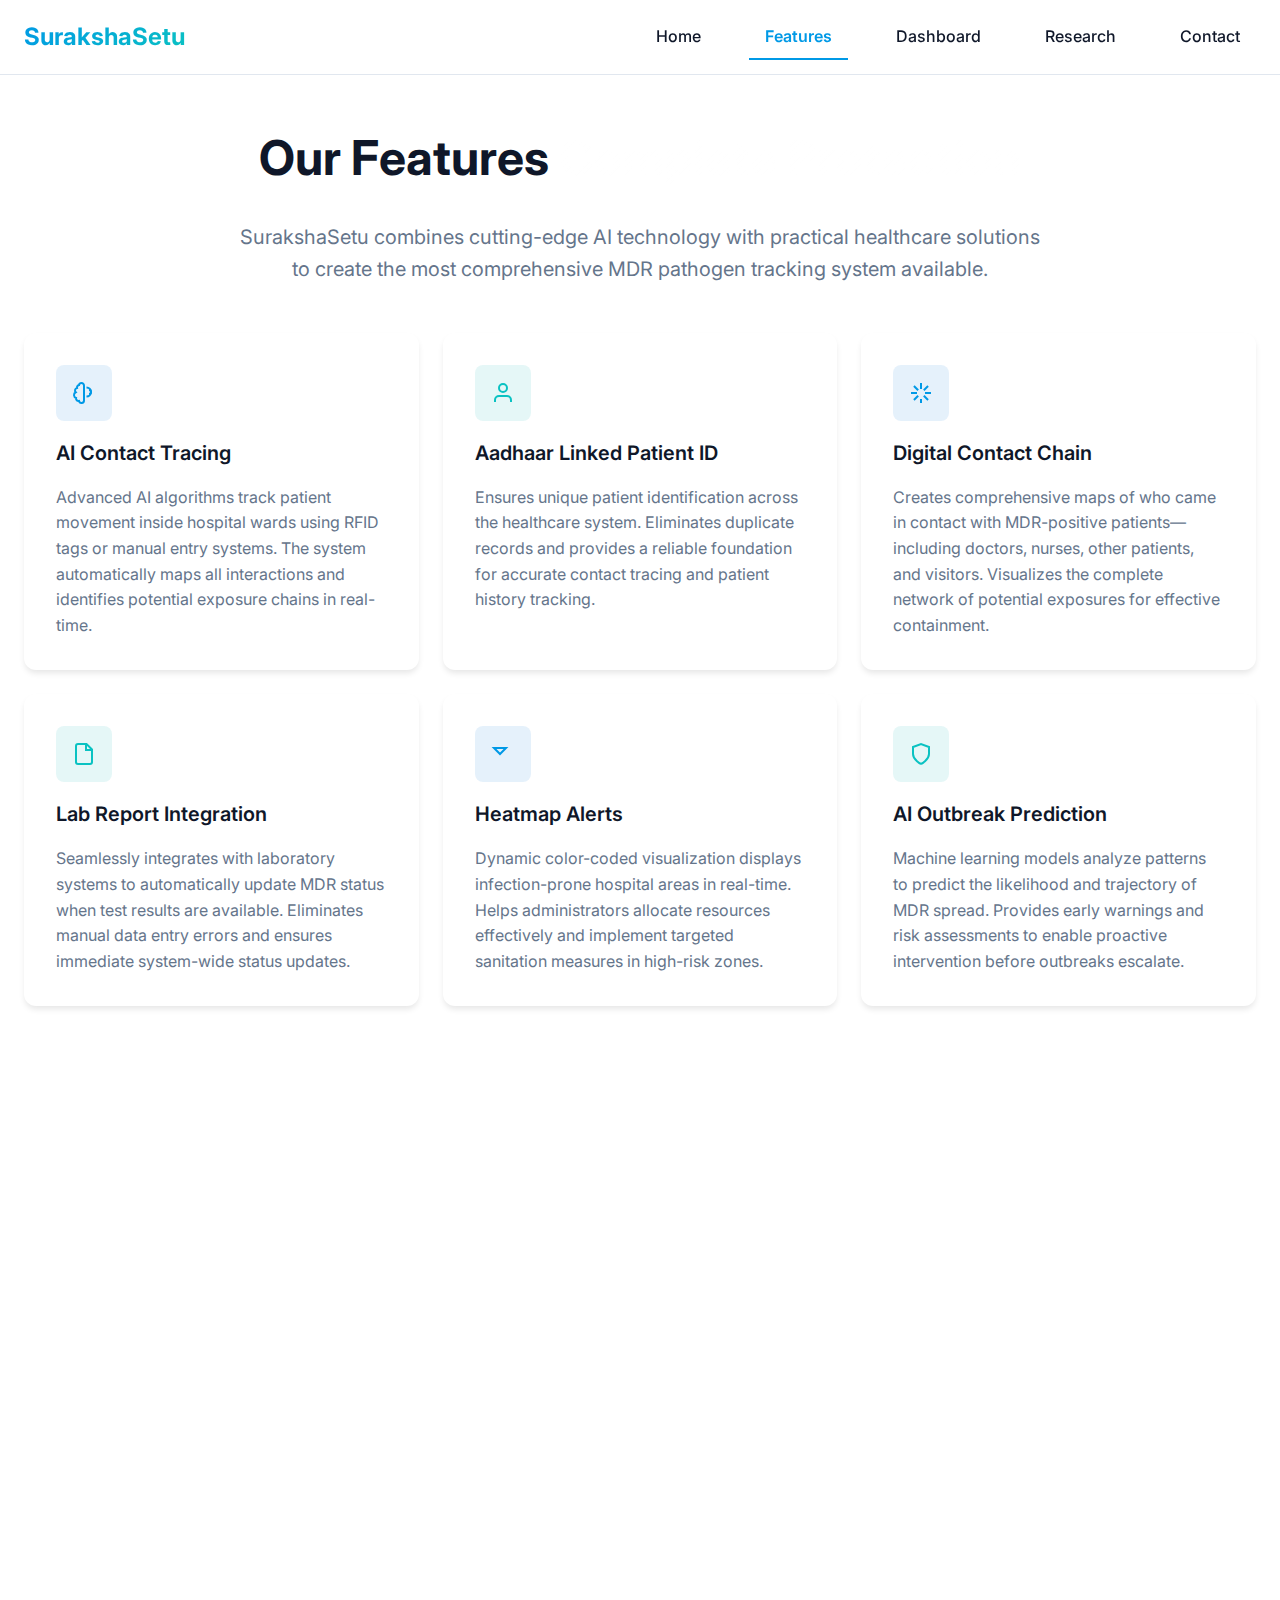
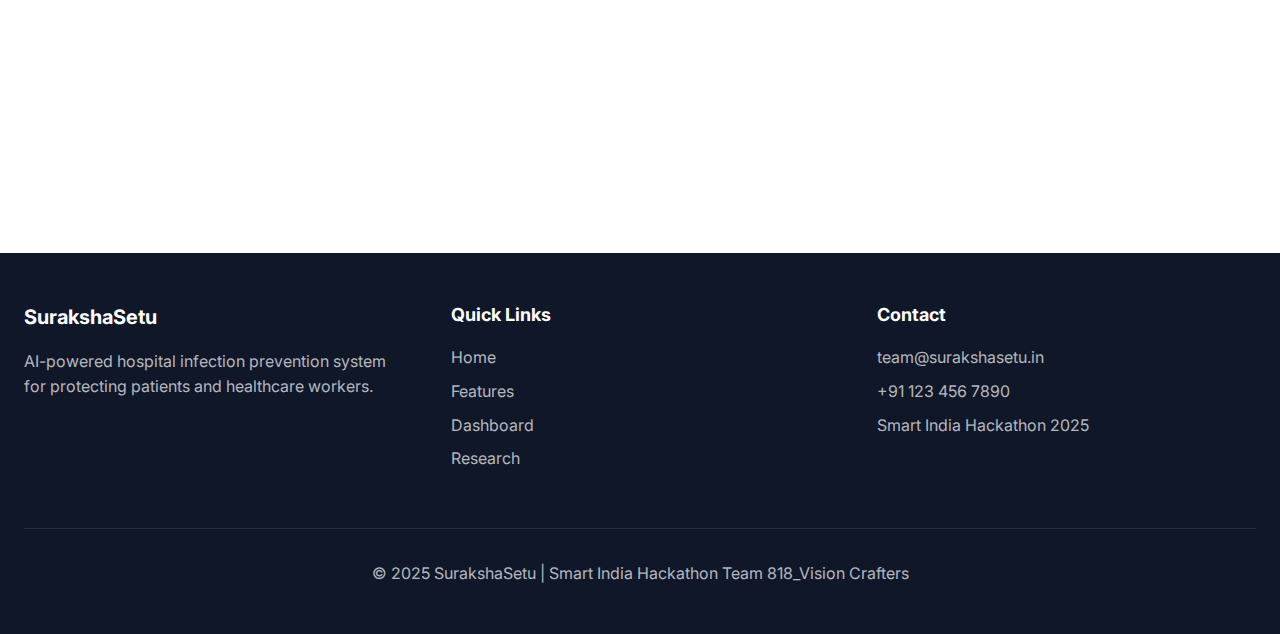
<file: features.html>
<!DOCTYPE html>
<html lang="en">
<head>
    <meta charset="UTF-8">
    <meta name="viewport" content="width=device-width, initial-scale=1.0">
    <title>Features - SurakshaSetu</title>
    <meta name="description" content="Powerful features for complete MDR pathogen protection in hospitals">
    
    <link href="https://fonts.googleapis.com/css2?family=Inter:wght@300;400;500;600;700&display=swap" rel="stylesheet">
    <link rel="stylesheet" href="css/styles.css">
    <link rel="stylesheet" href="css/animations.css">
</head>
<body>
    <!-- Header -->
    <header class="header">
        <nav class="navbar">
            <div class="nav-container">
                <div class="nav-brand">
                    <h2>SurakshaSetu</h2>
                </div>
                
                <div class="nav-menu" id="nav-menu">
                    <a href="index.html" class="nav-link">Home</a>
                    <a href="features.html" class="nav-link active">Features</a>
                    <a href="dashboard.html" class="nav-link">Dashboard</a>
                    <a href="research.html" class="nav-link">Research</a>
                    <a href="contact.html" class="nav-link">Contact</a>
                </div>
                
                <div class="nav-toggle" id="nav-toggle">
                    <span class="bar"></span>
                    <span class="bar"></span>
                    <span class="bar"></span>
                </div>
            </div>
        </nav>
    </header>

    <!-- Main Content -->
    <main class="page-content">
        <div class="container">
            <!-- Header -->
            <div class="page-header animate-fade-in">
                <h1 class="page-title">
                    Our Features 
                    <span class="gradient-text">Complete Protection</span>
                </h1>
                <p class="page-subtitle">
                    SurakshaSetu combines cutting-edge AI technology with practical healthcare solutions to create the most comprehensive MDR pathogen tracking system available.
                </p>
            </div>

            <!-- Features Grid -->
            <div class="features-grid">
                <div class="feature-card animate-scale-in" style="animation-delay: 0s">
                    <div class="feature-icon primary">
                        <svg width="24" height="24" viewBox="0 0 24 24" fill="none" stroke="currentColor" stroke-width="2">
                            <path d="M9.5 2A2.5 2.5 0 0 1 12 4.5v15a2.5 2.5 0 0 1-4.96.44 2.5 2.5 0 0 1-2.96-3.08 3 3 0 0 1-.34-5.58 2.5 2.5 0 0 1 1.32-4.24 2.5 2.5 0 0 1 1.98-3A2.5 2.5 0 0 1 9.5 2Z"/>
                            <path d="M14.5 6.5a4.5 4.5 0 0 1 0 9"/>
                            <path d="M17 9a2 2 0 0 1 0 4"/>
                        </svg>
                    </div>
                    <h3>AI Contact Tracing</h3>
                    <p>Advanced AI algorithms track patient movement inside hospital wards using RFID tags or manual entry systems. The system automatically maps all interactions and identifies potential exposure chains in real-time.</p>
                </div>

                <div class="feature-card animate-scale-in" style="animation-delay: 0.05s">
                    <div class="feature-icon secondary">
                        <svg width="24" height="24" viewBox="0 0 24 24" fill="none" stroke="currentColor" stroke-width="2">
                            <path d="M20 21v-2a4 4 0 0 0-4-4H8a4 4 0 0 0-4 4v2"/>
                            <circle cx="12" cy="7" r="4"/>
                        </svg>
                    </div>
                    <h3>Aadhaar Linked Patient ID</h3>
                    <p>Ensures unique patient identification across the healthcare system. Eliminates duplicate records and provides a reliable foundation for accurate contact tracing and patient history tracking.</p>
                </div>

                <div class="feature-card animate-scale-in" style="animation-delay: 0.1s">
                    <div class="feature-icon primary">
                        <svg width="24" height="24" viewBox="0 0 24 24" fill="none" stroke="currentColor" stroke-width="2">
                            <path d="M12 2v6"/>
                            <path d="M12 18v4"/>
                            <path d="M4.93 4.93l4.24 4.24"/>
                            <path d="M14.83 14.83l4.24 4.24"/>
                            <path d="M2 12h6"/>
                            <path d="M16 12h6"/>
                            <path d="M4.93 19.07l4.24-4.24"/>
                            <path d="M14.83 9.17l4.24-4.24"/>
                        </svg>
                    </div>
                    <h3>Digital Contact Chain</h3>
                    <p>Creates comprehensive maps of who came in contact with MDR-positive patients—including doctors, nurses, other patients, and visitors. Visualizes the complete network of potential exposures for effective containment.</p>
                </div>

                <div class="feature-card animate-scale-in" style="animation-delay: 0.15s">
                    <div class="feature-icon secondary">
                        <svg width="24" height="24" viewBox="0 0 24 24" fill="none" stroke="currentColor" stroke-width="2">
                            <path d="M14.5 2H6a2 2 0 0 0-2 2v16a2 2 0 0 0 2 2h12a2 2 0 0 0 2-2V7.5L14.5 2z"/>
                            <polyline points="14,2 14,8 20,8"/>
                        </svg>
                    </div>
                    <h3>Lab Report Integration</h3>
                    <p>Seamlessly integrates with laboratory systems to automatically update MDR status when test results are available. Eliminates manual data entry errors and ensures immediate system-wide status updates.</p>
                </div>

                <div class="feature-card animate-scale-in" style="animation-delay: 0.2s">
                    <div class="feature-icon primary">
                        <svg width="24" height="24" viewBox="0 0 24 24" fill="none" stroke="currentColor" stroke-width="2">
                            <polygon points="3 6 9 12 15 6"/>
                        </svg>
                    </div>
                    <h3>Heatmap Alerts</h3>
                    <p>Dynamic color-coded visualization displays infection-prone hospital areas in real-time. Helps administrators allocate resources effectively and implement targeted sanitation measures in high-risk zones.</p>
                </div>

                <div class="feature-card animate-scale-in" style="animation-delay: 0.25s">
                    <div class="feature-icon secondary">
                        <svg width="24" height="24" viewBox="0 0 24 24" fill="none" stroke="currentColor" stroke-width="2">
                            <path d="M12 22s8-4 8-10V5l-8-3-8 3v7c0 6 8 10 8 10"/>
                        </svg>
                    </div>
                    <h3>AI Outbreak Prediction</h3>
                    <p>Machine learning models analyze patterns to predict the likelihood and trajectory of MDR spread. Provides early warnings and risk assessments to enable proactive intervention before outbreaks escalate.</p>
                </div>

                <div class="feature-card animate-scale-in" style="animation-delay: 0.3s">
                    <div class="feature-icon primary">
                        <svg width="24" height="24" viewBox="0 0 24 24" fill="none" stroke="currentColor" stroke-width="2">
                            <path d="M21 15a2 2 0 0 1-2 2H7l-4 4V5a2 2 0 0 1 2-2h14a2 2 0 0 1 2 2z"/>
                        </svg>
                    </div>
                    <h3>WhatsApp Auto Alerts</h3>
                    <p>Instant notifications sent directly to Infection Control Teams via WhatsApp when potential exposures are detected. Ensures rapid response times and seamless communication during critical situations.</p>
                </div>

                <div class="feature-card animate-scale-in" style="animation-delay: 0.35s">
                    <div class="feature-icon secondary">
                        <svg width="24" height="24" viewBox="0 0 24 24" fill="none" stroke="currentColor" stroke-width="2">
                            <circle cx="12" cy="12" r="2"/>
                            <path d="M16.24 7.76a6 6 0 0 1 0 8.49m-8.48-.01a6 6 0 0 1 0-8.49m11.31-2.82a10 10 0 0 1 0 14.14m-14.14 0a10 10 0 0 1 0-14.14"/>
                        </svg>
                    </div>
                    <h3>RFID Integration</h3>
                    <p>Advanced RFID technology enables automated, hands-free tracking of patient and staff movements throughout the facility. Provides precise location data and movement histories for comprehensive tracing.</p>
                </div>
            </div>

            <!-- Key Differentiators -->
            <div class="differentiators-section animate-fade-in">
                <h2 class="section-title">What Makes Us Different</h2>
                <div class="differentiators-grid">
                    <div class="differentiator">
                        <div class="differentiator-value primary">100%</div>
                        <h3>Automated Tracking</h3>
                        <p>No manual logging required—system automatically captures and maps all patient interactions</p>
                    </div>
                    <div class="differentiator">
                        <div class="differentiator-value secondary">&lt;2 min</div>
                        <h3>Alert Response Time</h3>
                        <p>Instant WhatsApp notifications ensure infection control teams respond within minutes</p>
                    </div>
                    <div class="differentiator">
                        <div class="differentiator-value primary">24/7</div>
                        <h3>Continuous Monitoring</h3>
                        <p>AI-powered system works around the clock to detect and prevent potential outbreaks</p>
                    </div>
                </div>
            </div>
        </div>
    </main>

    <!-- Footer -->
    <footer class="footer">
        <div class="container">
            <div class="footer-content">
                <div class="footer-section">
                    <h3>SurakshaSetu</h3>
                    <p>AI-powered hospital infection prevention system for protecting patients and healthcare workers.</p>
                </div>
                
                <div class="footer-section">
                    <h4>Quick Links</h4>
                    <ul>
                        <li><a href="index.html">Home</a></li>
                        <li><a href="features.html">Features</a></li>
                        <li><a href="dashboard.html">Dashboard</a></li>
                        <li><a href="research.html">Research</a></li>
                    </ul>
                </div>
                
                <div class="footer-section">
                    <h4>Contact</h4>
                    <p>team@surakshasetu.in</p>
                    <p>+91 123 456 7890</p>
                    <p>Smart India Hackathon 2025</p>
                </div>
            </div>
            
            <div class="footer-bottom">
                <p>&copy; 2025 SurakshaSetu | Smart India Hackathon Team 818_Vision Crafters</p>
            </div>
        </div>
    </footer>

    <script src="js/main.js"></script>
</body>
</html>
</file>
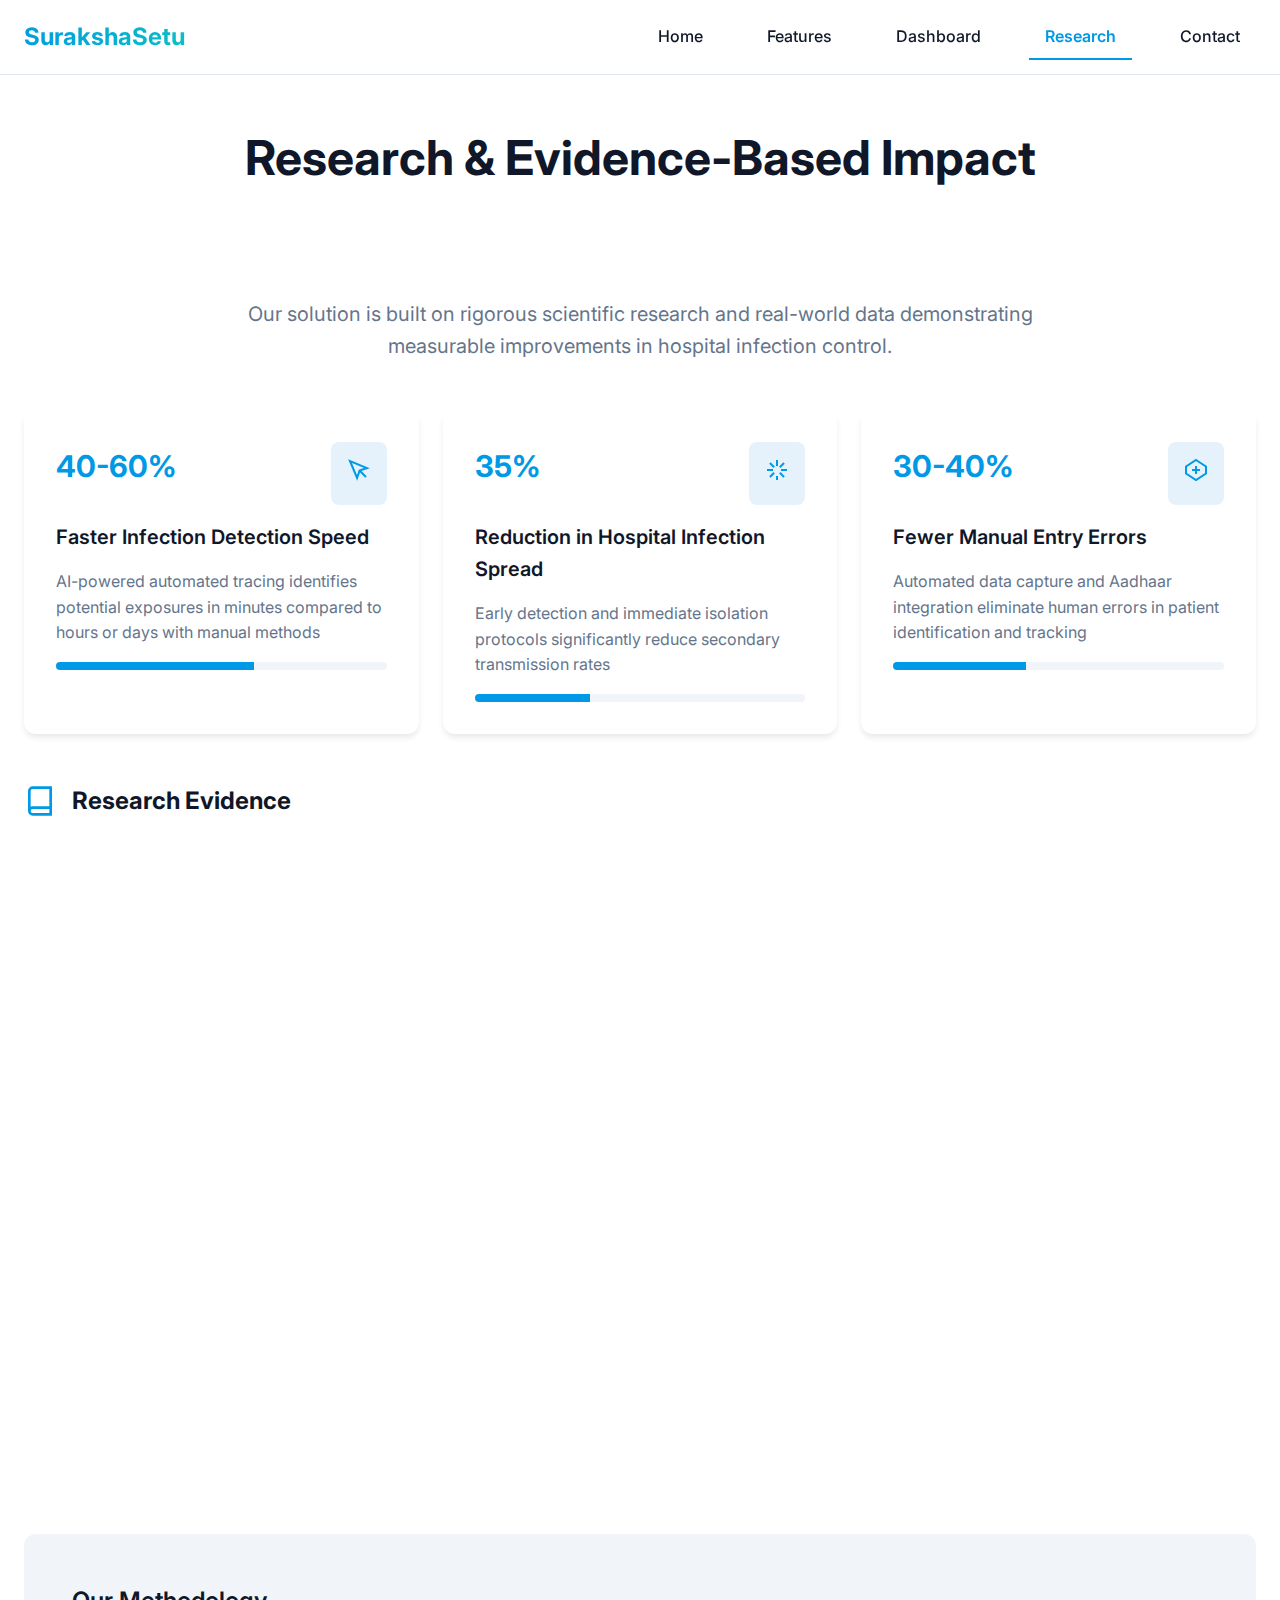
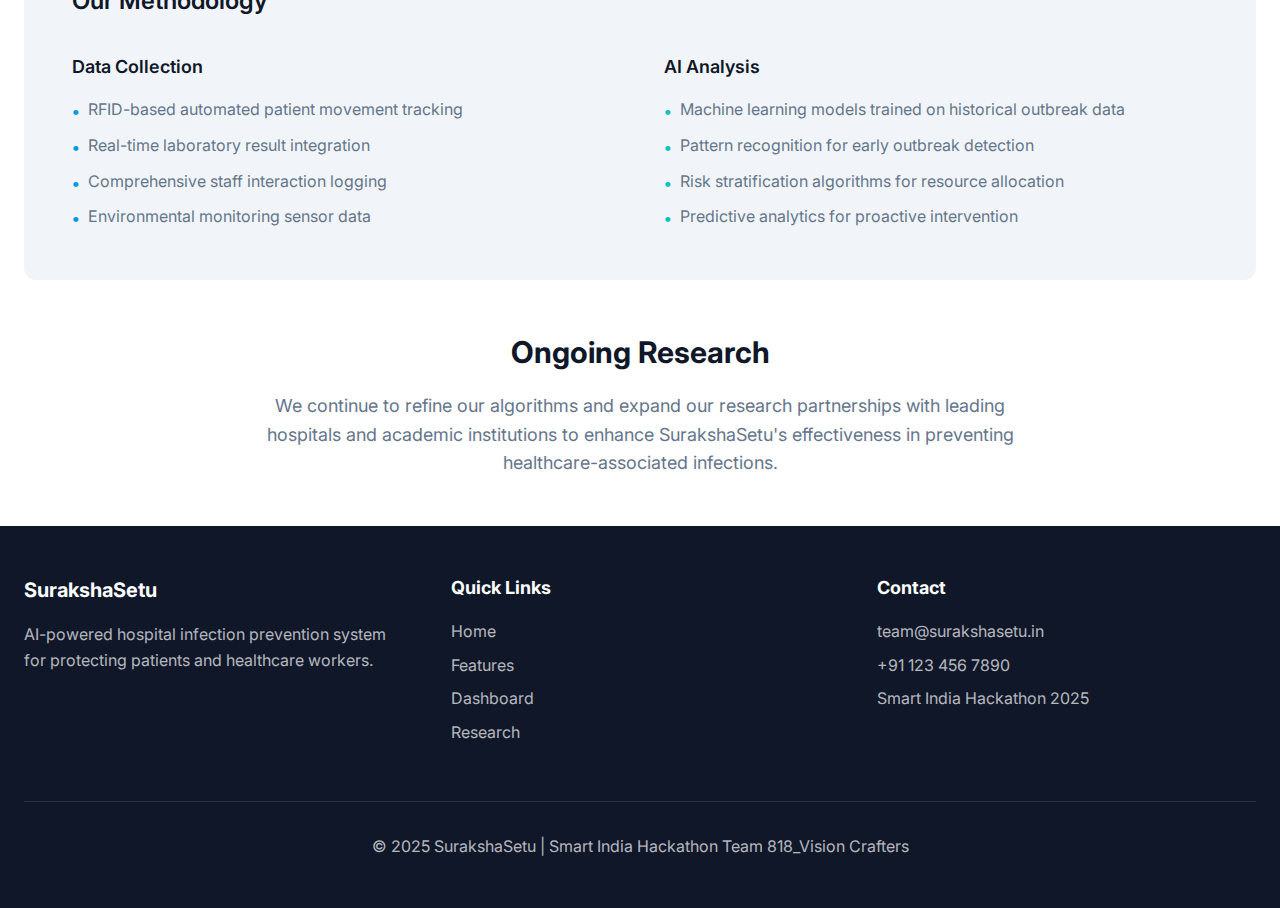
<file: research.html>
<!DOCTYPE html>
<html lang="en">
<head>
    <meta charset="UTF-8">
    <meta name="viewport" content="width=device-width, initial-scale=1.0">
    <title>Research - SurakshaSetu</title>
    <meta name="description" content="Research and evidence-based impact of SurakshaSetu MDR prevention system">
    
    <link href="https://fonts.googleapis.com/css2?family=Inter:wght@300;400;500;600;700&display=swap" rel="stylesheet">
    <link rel="stylesheet" href="css/styles.css">
    <link rel="stylesheet" href="css/animations.css">
</head>
<body>
    <!-- Header -->
    <header class="header">
        <nav class="navbar">
            <div class="nav-container">
                <div class="nav-brand">
                    <h2>SurakshaSetu</h2>
                </div>
                
                <div class="nav-menu" id="nav-menu">
                    <a href="index.html" class="nav-link">Home</a>
                    <a href="features.html" class="nav-link">Features</a>
                    <a href="dashboard.html" class="nav-link">Dashboard</a>
                    <a href="research.html" class="nav-link active">Research</a>
                    <a href="contact.html" class="nav-link">Contact</a>
                </div>
                
                <div class="nav-toggle" id="nav-toggle">
                    <span class="bar"></span>
                    <span class="bar"></span>
                    <span class="bar"></span>
                </div>
            </div>
        </nav>
    </header>

    <!-- Main Content -->
    <main class="page-content">
        <div class="container">
            <!-- Header -->
            <div class="page-header animate-fade-in">
                <h1 class="page-title">
                Research & Evidence-Based Impact
                    <span class="gradient-text">Evidence-Based Impact</span>
                </h1>
                <p class="page-subtitle">
                    Our solution is built on rigorous scientific research and real-world data demonstrating measurable improvements in hospital infection control.
                </p>
            </div>

            <!-- Impact Metrics -->
            <div class="impact-metrics">
                <div class="metric-card animate-scale-in">
                    <div class="metric-header">
                        <div class="metric-value">40-60%</div>
                        <div class="metric-icon">
                            <svg width="24" height="24" viewBox="0 0 24 24" fill="none" stroke="currentColor" stroke-width="2">
                                <path d="m3 3 7.07 16.97 2.51-7.39 7.39-2.51L3 3z"/>
                                <path d="m13 13 6 6"/>
                            </svg>
                        </div>
                    </div>
                    <h3>Faster Infection Detection Speed</h3>
                    <p>AI-powered automated tracing identifies potential exposures in minutes compared to hours or days with manual methods</p>
                    <div class="progress-bar">
                        <div class="progress-fill" style="width: 60%"></div>
                    </div>
                </div>

                <div class="metric-card animate-scale-in" style="animation-delay: 0.1s">
                    <div class="metric-header">
                        <div class="metric-value">35%</div>
                        <div class="metric-icon">
                            <svg width="24" height="24" viewBox="0 0 24 24" fill="none" stroke="currentColor" stroke-width="2">
                                <path d="M12 2v6"/>
                                <path d="M12 18v4"/>
                                <path d="M4.93 4.93l4.24 4.24"/>
                                <path d="M14.83 14.83l4.24 4.24"/>
                                <path d="M2 12h6"/>
                                <path d="M16 12h6"/>
                                <path d="M4.93 19.07l4.24-4.24"/>
                                <path d="M14.83 9.17l4.24-4.24"/>
                            </svg>
                        </div>
                    </div>
                    <h3>Reduction in Hospital Infection Spread</h3>
                    <p>Early detection and immediate isolation protocols significantly reduce secondary transmission rates</p>
                    <div class="progress-bar">
                        <div class="progress-fill" style="width: 35%"></div>
                    </div>
                </div>

                <div class="metric-card animate-scale-in" style="animation-delay: 0.2s">
                    <div class="metric-header">
                        <div class="metric-value">30-40%</div>
                        <div class="metric-icon">
                            <svg width="24" height="24" viewBox="0 0 24 24" fill="none" stroke="currentColor" stroke-width="2">
                                <polygon points="12 2 22 8.5 22 15.5 12 22 2 15.5 2 8.5 12 2"/>
                                <line x1="12" y1="8" x2="12" y2="16"/>
                                <line x1="8" y1="12" x2="16" y2="12"/>
                            </svg>
                        </div>
                    </div>
                    <h3>Fewer Manual Entry Errors</h3>
                    <p>Automated data capture and Aadhaar integration eliminate human errors in patient identification and tracking</p>
                    <div class="progress-bar">
                        <div class="progress-fill" style="width: 40%"></div>
                    </div>
                </div>
            </div>

            <!-- Research Evidence -->
            <div class="research-section">
                <div class="section-header">
                    <svg width="32" height="32" viewBox="0 0 24 24" fill="none" stroke="currentColor" stroke-width="2">
                        <path d="M4 19.5v-15A2.5 2.5 0 0 1 6.5 2H20v20H6.5a2.5 2.5 0 0 1 0-5H20"/>
                    </svg>
                    <h2>Research Evidence</h2>
                </div>
                
                <div class="research-grid">
                    <div class="research-card animate-fade-in">
                        <h3>MDR Pathogen Prevalence</h3>
                        <p>Multi-drug resistant organisms cause approximately 700,000 deaths globally each year, with projections indicating this could rise to 10 million by 2050 without intervention.</p>
                        <div class="research-source">
                            <strong>Source:</strong> WHO Global Report on Antimicrobial Resistance
                        </div>
                    </div>

                    <div class="research-card animate-fade-in" style="animation-delay: 0.05s">
                        <h3>Hospital-Acquired Infections</h3>
                        <p>Studies show that 5-10% of hospitalized patients develop healthcare-associated infections (HAIs), with MDR pathogens accounting for an increasing proportion.</p>
                        <div class="research-source">
                            <strong>Source:</strong> CDC Healthcare-Associated Infections Report
                        </div>
                    </div>

                    <div class="research-card animate-fade-in" style="animation-delay: 0.1s">
                        <h3>Contact Tracing Effectiveness</h3>
                        <p>Digital contact tracing systems have demonstrated 40-60% faster identification of exposed individuals compared to traditional manual methods in healthcare settings.</p>
                        <div class="research-source">
                            <strong>Source:</strong> Journal of Hospital Infection
                        </div>
                    </div>

                    <div class="research-card animate-fade-in" style="animation-delay: 0.15s">
                        <h3>AI in Healthcare</h3>
                        <p>Machine learning models can predict infection outbreaks with 80-85% accuracy when trained on comprehensive patient movement and laboratory data.</p>
                        <div class="research-source">
                            <strong>Source:</strong> Nature Medicine - AI Applications in Healthcare
                        </div>
                    </div>

                    <div class="research-card animate-fade-in" style="animation-delay: 0.2s">
                        <h3>Economic Impact</h3>
                        <p>Hospital-acquired MDR infections cost healthcare systems approximately $20 billion annually in additional treatment expenses and extended hospital stays.</p>
                        <div class="research-source">
                            <strong>Source:</strong> Healthcare Financial Management Association
                        </div>
                    </div>
                </div>
            </div>

            <!-- Methodology -->
            <div class="methodology-section">
                <div class="methodology-card">
                    <h2>Our Methodology</h2>
                    <div class="methodology-grid">
                        <div class="methodology-column">
                            <h3>Data Collection</h3>
                            <ul class="methodology-list">
                                <li>RFID-based automated patient movement tracking</li>
                                <li>Real-time laboratory result integration</li>
                                <li>Comprehensive staff interaction logging</li>
                                <li>Environmental monitoring sensor data</li>
                            </ul>
                        </div>
                        <div class="methodology-column">
                            <h3>AI Analysis</h3>
                            <ul class="methodology-list secondary">
                                <li>Machine learning models trained on historical outbreak data</li>
                                <li>Pattern recognition for early outbreak detection</li>
                                <li>Risk stratification algorithms for resource allocation</li>
                                <li>Predictive analytics for proactive intervention</li>
                            </ul>
                        </div>
                    </div>
                </div>
            </div>

            <!-- Future Research -->
            <div class="future-research">
                <h2>Ongoing Research</h2>
                <p>We continue to refine our algorithms and expand our research partnerships with leading hospitals and academic institutions to enhance SurakshaSetu's effectiveness in preventing healthcare-associated infections.</p>
            </div>
        </div>
    </main>

    <!-- Footer -->
    <footer class="footer">
        <div class="container">
            <div class="footer-content">
                <div class="footer-section">
                    <h3>SurakshaSetu</h3>
                    <p>AI-powered hospital infection prevention system for protecting patients and healthcare workers.</p>
                </div>
                
                <div class="footer-section">
                    <h4>Quick Links</h4>
                    <ul>
                        <li><a href="index.html">Home</a></li>
                        <li><a href="features.html">Features</a></li>
                        <li><a href="dashboard.html">Dashboard</a></li>
                        <li><a href="research.html">Research</a></li>
                    </ul>
                </div>
                
                <div class="footer-section">
                    <h4>Contact</h4>
                    <p>team@surakshasetu.in</p>
                    <p>+91 123 456 7890</p>
                    <p>Smart India Hackathon 2025</p>
                </div>
            </div>
            
            <div class="footer-bottom">
                <p>&copy; 2025 SurakshaSetu | Smart India Hackathon Team 818_Vision Crafters</p>
            </div>
        </div>
    </footer>

    <script src="js/main.js"></script>
</body>
</html>
</file>
<file: css/styles.css>
/* Root Variables */
:root {
    /* Colors - Hospital Theme */
    --primary: hsl(200, 100%, 45%);
    --primary-dark: hsl(200, 100%, 35%);
    --secondary: hsl(180, 90%, 40%);
    --secondary-dark: hsl(180, 90%, 30%);
    
    --background: hsl(0, 0%, 100%);
    --foreground: hsl(222, 47%, 11%);
    --muted: hsl(210, 40%, 96%);
    --muted-foreground: hsl(215, 16%, 47%);
    --border: hsl(214, 32%, 91%);
    
    --success: hsl(142, 76%, 36%);
    --warning: hsl(38, 92%, 50%);
    --danger: hsl(0, 84%, 60%);
    
    /* Spacing */
    --spacing-xs: 0.25rem;
    --spacing-sm: 0.5rem;
    --spacing-md: 1rem;
    --spacing-lg: 1.5rem;
    --spacing-xl: 2rem;
    --spacing-2xl: 3rem;
    
    /* Typography */
    --font-family: 'Inter', -apple-system, BlinkMacSystemFont, 'Segoe UI', sans-serif;
    --font-size-sm: 0.875rem;
    --font-size-base: 1rem;
    --font-size-lg: 1.125rem;
    --font-size-xl: 1.25rem;
    --font-size-2xl: 1.5rem;
    --font-size-3xl: 1.875rem;
    --font-size-4xl: 2.25rem;
    --font-size-5xl: 3rem;
    
    /* Shadows */
    --shadow-sm: 0 1px 2px 0 rgb(0 0 0 / 0.05);
    --shadow-md: 0 4px 6px -1px rgb(0 0 0 / 0.1);
    --shadow-lg: 0 10px 15px -3px rgb(0 0 0 / 0.1);
    --shadow-xl: 0 20px 25px -5px rgb(0 0 0 / 0.1);
    
    /* Border Radius */
    --radius: 0.5rem;
    --radius-lg: 0.75rem;
    --radius-full: 9999px;
    
    /* Transitions */
    --transition: all 0.3s cubic-bezier(0.4, 0, 0.2, 1);
}

/* Reset */
*, *::before, *::after {
    box-sizing: border-box;
    margin: 0;
    padding: 0;
}

html {
    scroll-behavior: smooth;
}

body {
    font-family: var(--font-family);
    font-size: var(--font-size-base);
    line-height: 1.6;
    color: var(--foreground);
    background-color: var(--background);
    overflow-x: hidden;
}

/* Container */
.container {
    width: 100%;
    max-width: 1280px;
    margin: 0 auto;
    padding: 0 var(--spacing-lg);
}

/* Header & Navigation */
.header {
    position: fixed;
    top: 0;
    left: 0;
    right: 0;
    z-index: 1000;
    background: rgba(255, 255, 255, 0.95);
    backdrop-filter: blur(10px);
    border-bottom: 1px solid var(--border);
    transition: var(--transition);
}

.navbar {
    padding: var(--spacing-md) 0;
}

.nav-container {
    display: flex;
    justify-content: space-between;
    align-items: center;
    max-width: 1280px;
    margin: 0 auto;
    padding: 0 var(--spacing-lg);
}

.nav-brand h2 {
    font-size: var(--font-size-2xl);
    font-weight: 700;
    background: linear-gradient(135deg, var(--primary), var(--secondary));
    -webkit-background-clip: text;
    -webkit-text-fill-color: transparent;
    background-clip: text;
}

.nav-menu {
    display: flex;
    gap: var(--spacing-xl);
    align-items: center;
}

.nav-link {
    color: var(--foreground);
    text-decoration: none;
    font-weight: 500;
    padding: var(--spacing-sm) var(--spacing-md);
    border-radius: var(--radius);
    transition: var(--transition);
    position: relative;
}

.nav-link:hover {
    color: var(--primary);
    background: var(--muted);
}

.nav-link.active {
    color: var(--primary);
    font-weight: 600;
}

.nav-link.active::after {
    content: '';
    position: absolute;
    bottom: -2px;
    left: 0;
    right: 0;
    height: 2px;
    background: var(--primary);
}

.nav-toggle {
    display: none;
    flex-direction: column;
    gap: 5px;
    cursor: pointer;
}

.nav-toggle .bar {
    width: 25px;
    height: 3px;
    background: var(--foreground);
    border-radius: var(--radius);
    transition: var(--transition);
}

/* Hero Section */
.hero {
    position: relative;
    min-height: 100vh;
    display: flex;
    align-items: center;
    justify-content: center;
    overflow: hidden;
    padding-top: 80px;
}

.hero-bg {
    position: absolute;
    inset: 0;
    background: url('../assets/hero-bg.jpg') center/cover;
}

.hero-overlay {
    position: absolute;
    inset: 0;
    background: linear-gradient(135deg, rgba(0, 120, 215, 0.9), rgba(0, 180, 180, 0.8));
}

.hero-content {
    position: relative;
    z-index: 10;
    text-align: center;
    max-width: 900px;
}

.hero-title {
    font-size: var(--font-size-5xl);
    font-weight: 700;
    color: white;
    margin-bottom: var(--spacing-lg);
    line-height: 1.2;
}

.hero-subtitle {
    font-size: var(--font-size-xl);
    color: rgba(255, 255, 255, 0.95);
    margin-bottom: var(--spacing-2xl);
    max-width: 700px;
    margin-left: auto;
    margin-right: auto;
}

.gradient-text {
    background: linear-gradient(135deg, #ffffff, rgba(255, 255, 255, 0.7));
    -webkit-background-clip: text;
    -webkit-text-fill-color: transparent;
    background-clip: text;
}

.hero-buttons {
    display: flex;
    gap: var(--spacing-md);
    justify-content: center;
    flex-wrap: wrap;
}

.scroll-indicator {
    position: absolute;
    bottom: var(--spacing-2xl);
    left: 50%;
    transform: translateX(-50%);
    animation: bounce 2s infinite;
}

.scroll-mouse {
    width: 24px;
    height: 40px;
    border: 2px solid rgba(255, 255, 255, 0.5);
    border-radius: var(--radius-full);
    display: flex;
    justify-content: center;
    padding: var(--spacing-sm);
}

.scroll-wheel {
    width: 4px;
    height: 12px;
    background: rgba(255, 255, 255, 0.5);
    border-radius: var(--radius-full);
}

/* Buttons */
.btn {
    display: inline-flex;
    align-items: center;
    gap: var(--spacing-sm);
    padding: var(--spacing-md) var(--spacing-xl);
    border-radius: var(--radius);
    font-weight: 600;
    text-decoration: none;
    border: none;
    cursor: pointer;
    transition: var(--transition);
    font-size: var(--font-size-base);
}

.btn-primary {
    background: white;
    color: var(--primary);
    box-shadow: var(--shadow-lg);
}

.btn-primary:hover {
    transform: translateY(-2px);
    box-shadow: var(--shadow-xl);
}

.btn-outline {
    background: rgba(255, 255, 255, 0.1);
    color: white;
    border: 1px solid rgba(255, 255, 255, 0.3);
    backdrop-filter: blur(10px);
}

.btn-outline:hover {
    background: rgba(255, 255, 255, 0.2);
}

.btn-outline-white {
    background: rgba(255, 255, 255, 0.1);
    color: white;
    border: 1px solid rgba(255, 255, 255, 0.3);
}

.btn-light {
    background: white;
    color: var(--primary);
}

.btn-large {
    padding: var(--spacing-lg) var(--spacing-2xl);
    font-size: var(--font-size-lg);
}

.btn-small {
    padding: var(--spacing-sm) var(--spacing-md);
    font-size: var(--font-size-sm);
}

.btn-full {
    width: 100%;
    justify-content: center;
}

.btn-icon {
    margin-left: var(--spacing-sm);
}

/* Stats Section */
.stats-section {
    padding: var(--spacing-2xl) 0;
    background: var(--background);
}

.stats-grid {
    display: grid;
    grid-template-columns: repeat(auto-fit, minmax(250px, 1fr));
    gap: var(--spacing-xl);
    max-width: 1000px;
    margin: 0 auto;
}

.stat-card {
    text-align: center;
    padding: var(--spacing-2xl);
    background: white;
    border-radius: var(--radius-lg);
    box-shadow: var(--shadow-md);
    transition: var(--transition);
}

.stat-card:hover {
    transform: translateY(-5px);
    box-shadow: var(--shadow-lg);
}

.stat-icon {
    display: inline-flex;
    padding: var(--spacing-md);
    background: rgba(0, 120, 215, 0.1);
    border-radius: var(--radius-full);
    margin-bottom: var(--spacing-md);
}

.stat-icon svg {
    color: var(--primary);
}

.stat-value {
    font-size: var(--font-size-4xl);
    font-weight: 700;
    color: var(--primary);
    margin-bottom: var(--spacing-sm);
}

.stat-label {
    color: var(--muted-foreground);
    font-size: var(--font-size-base);
}

/* Overview Section */
.overview-section {
    padding: var(--spacing-2xl) 0;
    background: var(--muted);
}

.overview-content {
    max-width: 900px;
    margin: 0 auto;
    text-align: center;
}

.section-title {
    font-size: var(--font-size-4xl);
    font-weight: 700;
    margin-bottom: var(--spacing-lg);
}

.section-subtitle {
    font-size: var(--font-size-xl);
    color: var(--muted-foreground);
    margin-bottom: var(--spacing-2xl);
    max-width: 700px;
    margin-left: auto;
    margin-right: auto;
}

.feature-grid {
    display: grid;
    grid-template-columns: repeat(auto-fit, minmax(280px, 1fr));
    gap: var(--spacing-lg);
    text-align: left;
    margin-top: var(--spacing-2xl);
}

.feature-card {
    background: white;
    padding: var(--spacing-xl);
    border-radius: var(--radius-lg);
    box-shadow: var(--shadow-md);
    transition: var(--transition);
}

.feature-card:hover {
    box-shadow: var(--shadow-lg);
}

.feature-card h3 {
    font-size: var(--font-size-xl);
    font-weight: 600;
    margin-bottom: var(--spacing-md);
}

.feature-card p {
    color: var(--muted-foreground);
    line-height: 1.6;
}

/* CTA Section */
.cta-section {
    padding: var(--spacing-2xl) 0;
}

.cta-card {
    background: linear-gradient(135deg, var(--primary), var(--secondary));
    border-radius: var(--radius-lg);
    padding: var(--spacing-2xl);
    text-align: center;
    color: white;
    box-shadow: var(--shadow-xl);
}

.cta-card h2 {
    font-size: var(--font-size-4xl);
    margin-bottom: var(--spacing-md);
}

.cta-card p {
    font-size: var(--font-size-xl);
    margin-bottom: var(--spacing-2xl);
    max-width: 600px;
    margin-left: auto;
    margin-right: auto;
    opacity: 0.95;
}

.cta-buttons {
    display: flex;
    gap: var(--spacing-md);
    justify-content: center;
    flex-wrap: wrap;
}

/* Footer */
.footer {
    background: var(--foreground);
    color: white;
    padding: var(--spacing-2xl) 0;
}

.footer-content {
    display: grid;
    grid-template-columns: repeat(auto-fit, minmax(250px, 1fr));
    gap: var(--spacing-2xl);
    margin-bottom: var(--spacing-2xl);
}

.footer-section h3 {
    font-size: var(--font-size-xl);
    margin-bottom: var(--spacing-md);
}

.footer-section h4 {
    font-size: var(--font-size-lg);
    margin-bottom: var(--spacing-md);
}

.footer-section p {
    color: rgba(255, 255, 255, 0.7);
    margin-bottom: var(--spacing-sm);
}

.footer-section ul {
    list-style: none;
}

.footer-section ul li {
    margin-bottom: var(--spacing-sm);
}

.footer-section ul li a {
    color: rgba(255, 255, 255, 0.7);
    text-decoration: none;
    transition: var(--transition);
}

.footer-section ul li a:hover {
    color: white;
}

.footer-bottom {
    padding-top: var(--spacing-xl);
    border-top: 1px solid rgba(255, 255, 255, 0.1);
    text-align: center;
    color: rgba(255, 255, 255, 0.7);
}

/* Page Content */
.page-content {
    padding-top: 120px;
    padding-bottom: var(--spacing-2xl);
    min-height: 100vh;
}

.page-header {
    text-align: center;
    max-width: 800px;
    margin: 0 auto var(--spacing-2xl);
}

.page-title {
    font-size: var(--font-size-5xl);
    font-weight: 700;
    margin-bottom: var(--spacing-lg);
}

.page-subtitle {
    font-size: var(--font-size-xl);
    color: var(--muted-foreground);
}

/* Features Page */
.features-grid {
    display: grid;
    grid-template-columns: repeat(auto-fit, minmax(320px, 1fr));
    gap: var(--spacing-lg);
    margin-bottom: var(--spacing-2xl);
}

.feature-icon {
    display: inline-flex;
    padding: var(--spacing-md);
    border-radius: var(--radius);
    margin-bottom: var(--spacing-md);
}

.feature-icon.primary {
    background: rgba(0, 120, 215, 0.1);
    color: var(--primary);
}

.feature-icon.secondary {
    background: rgba(0, 180, 180, 0.1);
    color: var(--secondary);
}

.differentiators-section {
    background: var(--muted);
    border-radius: var(--radius-lg);
    padding: var(--spacing-2xl);
    margin-top: var(--spacing-2xl);
}

.differentiators-grid {
    display: grid;
    grid-template-columns: repeat(auto-fit, minmax(280px, 1fr));
    gap: var(--spacing-2xl);
    margin-top: var(--spacing-2xl);
}

.differentiator {
    text-align: center;
}

.differentiator-value {
    font-size: var(--font-size-4xl);
    font-weight: 700;
    margin-bottom: var(--spacing-md);
}

.differentiator-value.primary {
    color: var(--primary);
}

.differentiator-value.secondary {
    color: var(--secondary);
}

.differentiator h3 {
    font-size: var(--font-size-lg);
    font-weight: 600;
    margin-bottom: var(--spacing-sm);
}

.differentiator p {
    color: var(--muted-foreground);
}

/* Dashboard */
.dashboard-header {
    margin-bottom: var(--spacing-2xl);
}

.dashboard-header h1 {
    font-size: var(--font-size-4xl);
    font-weight: 700;
    margin-bottom: var(--spacing-sm);
}

.dashboard-header p {
    color: var(--muted-foreground);
    font-size: var(--font-size-lg);
}

.dashboard-status {
    display: flex;
    align-items: center;
    gap: var(--spacing-sm);
    margin-top: var(--spacing-md);
    color: var(--muted-foreground);
}

.status-indicator {
    width: 10px;
    height: 10px;
    border-radius: var(--radius-full);
    background: var(--success);
    animation: pulse 2s infinite;
}

.last-update {
    margin-left: auto;
}

.dashboard-stats {
    display: grid;
    grid-template-columns: repeat(auto-fit, minmax(250px, 1fr));
    gap: var(--spacing-lg);
    margin-bottom: var(--spacing-2xl);
}

.stat-header {
    display: flex;
    justify-content: space-between;
    align-items: center;
    margin-bottom: var(--spacing-md);
}

.stat-header h3 {
    font-size: var(--font-size-base);
    font-weight: 600;
    color: var(--muted-foreground);
}

.stat-icon.alert svg {
    color: var(--warning);
}

.stat-icon.warning svg {
    color: var(--danger);
}

.stat-change {
    font-size: var(--font-size-sm);
    font-weight: 500;
}

.stat-change.positive {
    color: var(--success);
}

.stat-change.negative {
    color: var(--danger);
}

.stat-change.neutral {
    color: var(--muted-foreground);
}

.dashboard-card {
    background: white;
    border-radius: var(--radius-lg);
    box-shadow: var(--shadow-md);
    margin-bottom: var(--spacing-lg);
}

.card-header {
    display: flex;
    justify-content: space-between;
    align-items: center;
    padding: var(--spacing-xl);
    border-bottom: 1px solid var(--border);
}

.card-header h2 {
    font-size: var(--font-size-2xl);
    font-weight: 600;
}

.card-actions {
    display: flex;
    gap: var(--spacing-sm);
}

.card-content {
    padding: var(--spacing-xl);
}

.alert-badge {
    background: var(--danger);
    color: white;
    padding: var(--spacing-xs) var(--spacing-md);
    border-radius: var(--radius-full);
    font-size: var(--font-size-sm);
    font-weight: 600;
}

.table-container {
    overflow-x: auto;
}

.patients-table {
    width: 100%;
    border-collapse: collapse;
}

.patients-table th,
.patients-table td {
    padding: var(--spacing-md);
    text-align: left;
    border-bottom: 1px solid var(--border);
}

.patients-table th {
    font-weight: 600;
    color: var(--muted-foreground);
    font-size: var(--font-size-sm);
    text-transform: uppercase;
}

.patients-table tbody tr:hover {
    background: var(--muted);
}

.status-badge {
    display: inline-block;
    padding: var(--spacing-xs) var(--spacing-md);
    border-radius: var(--radius-full);
    font-size: var(--font-size-sm);
    font-weight: 500;
}

.status-badge.safe {
    background: rgba(34, 197, 94, 0.1);
    color: var(--success);
}

.status-badge.monitored {
    background: rgba(251, 146, 60, 0.1);
    color: var(--warning);
}

.status-badge.mdr-positive {
    background: rgba(239, 68, 68, 0.1);
    color: var(--danger);
}

.risk-badge {
    display: inline-block;
    padding: var(--spacing-xs) var(--spacing-md);
    border-radius: var(--radius-full);
    font-size: var(--font-size-sm);
    font-weight: 500;
}

.risk-badge.low {
    background: rgba(34, 197, 94, 0.1);
    color: var(--success);
}

.risk-badge.medium {
    background: rgba(251, 146, 60, 0.1);
    color: var(--warning);
}

.risk-badge.high {
    background: rgba(239, 68, 68, 0.1);
    color: var(--danger);
}

.dashboard-grid {
    display: grid;
    grid-template-columns: repeat(auto-fit, minmax(350px, 1fr));
    gap: var(--spacing-lg);
    margin-bottom: var(--spacing-lg);
}

.alerts-list {
    display: flex;
    flex-direction: column;
    gap: var(--spacing-md);
}

.alert-item {
    padding: var(--spacing-md);
    border-radius: var(--radius);
    border-left: 4px solid var(--danger);
    background: var(--muted);
}

.alert-item.critical {
    border-left-color: var(--danger);
    background: rgba(239, 68, 68, 0.05);
}

.alert-item.warning {
    border-left-color: var(--warning);
    background: rgba(251, 146, 60, 0.05);
}

.alert-title {
    font-weight: 600;
    margin-bottom: var(--spacing-xs);
}

.alert-time {
    font-size: var(--font-size-sm);
    color: var(--muted-foreground);
}

.ward-risk-list {
    display: flex;
    flex-direction: column;
    gap: var(--spacing-lg);
}

.ward-risk-item {
    display: flex;
    flex-direction: column;
    gap: var(--spacing-sm);
}

.ward-risk-header {
    display: flex;
    justify-content: space-between;
    align-items: center;
}

.ward-name {
    font-weight: 600;
}

.progress-bar {
    width: 100%;
    height: 8px;
    background: var(--muted);
    border-radius: var(--radius-full);
    overflow: hidden;
}

.progress-fill {
    height: 100%;
    background: var(--primary);
    transition: width 0.3s ease;
}

.progress-fill.danger {
    background: var(--danger);
}

.progress-fill.warning {
    background: var(--warning);
}

.progress-fill.success {
    background: var(--success);
}

.heatmap-legend {
    display: flex;
    gap: var(--spacing-md);
}

.legend-item {
    display: flex;
    align-items: center;
    gap: var(--spacing-sm);
    font-size: var(--font-size-sm);
}

.legend-color {
    width: 16px;
    height: 16px;
    border-radius: var(--radius-full);
}

.legend-color.low {
    background: var(--success);
}

.legend-color.medium {
    background: var(--warning);
}

.legend-color.high {
    background: var(--danger);
}

.heatmap-container {
    padding: var(--spacing-lg);
    background: var(--muted);
    border-radius: var(--radius);
}

.hospital-floor {
    display: grid;
    grid-template-columns: repeat(3, 1fr);
    gap: var(--spacing-md);
}

.ward {
    aspect-ratio: 16/9;
    display: flex;
    align-items: center;
    justify-content: center;
    border-radius: var(--radius);
    font-weight: 600;
    color: white;
    cursor: pointer;
    transition: var(--transition);
}

.ward:hover {
    transform: scale(1.05);
}

.ward.low-risk {
    background: var(--success);
}

.ward.medium-risk {
    background: var(--warning);
}

.ward.high-risk {
    background: var(--danger);
}

/* Research Page */
.impact-metrics {
    display: grid;
    grid-template-columns: repeat(auto-fit, minmax(320px, 1fr));
    gap: var(--spacing-lg);
    margin-bottom: var(--spacing-2xl);
}

.metric-card {
    background: white;
    padding: var(--spacing-xl);
    border-radius: var(--radius-lg);
    box-shadow: var(--shadow-md);
    transition: var(--transition);
}

.metric-card:hover {
    box-shadow: var(--shadow-lg);
}

.metric-header {
    display: flex;
    justify-content: space-between;
    align-items: flex-start;
    margin-bottom: var(--spacing-md);
}

.metric-value {
    font-size: var(--font-size-3xl);
    font-weight: 700;
    color: var(--primary);
}

.metric-icon {
    padding: var(--spacing-md);
    background: rgba(0, 120, 215, 0.1);
    border-radius: var(--radius);
}

.metric-icon svg {
    color: var(--primary);
}

.metric-card h3 {
    font-size: var(--font-size-xl);
    font-weight: 600;
    margin-bottom: var(--spacing-md);
}

.metric-card p {
    color: var(--muted-foreground);
    margin-bottom: var(--spacing-md);
}

.research-section {
    margin-bottom: var(--spacing-2xl);
}

.section-header {
    display: flex;
    align-items: center;
    gap: var(--spacing-md);
    margin-bottom: var(--spacing-xl);
}

.section-header svg {
    color: var(--primary);
}

.research-grid {
    display: grid;
    grid-template-columns: repeat(auto-fit, minmax(350px, 1fr));
    gap: var(--spacing-lg);
}

.research-card {
    background: white;
    padding: var(--spacing-xl);
    border-radius: var(--radius-lg);
    box-shadow: var(--shadow-md);
}

.research-card h3 {
    font-size: var(--font-size-xl);
    font-weight: 600;
    margin-bottom: var(--spacing-md);
}

.research-card p {
    color: var(--muted-foreground);
    line-height: 1.6;
    margin-bottom: var(--spacing-md);
}

.research-source {
    padding-top: var(--spacing-md);
    border-top: 1px solid var(--border);
    font-size: var(--font-size-sm);
}

.research-source strong {
    color: var(--primary);
}

.methodology-section {
    margin-bottom: var(--spacing-2xl);
}

.methodology-card {
    background: var(--muted);
    padding: var(--spacing-2xl);
    border-radius: var(--radius-lg);
}

.methodology-card h2 {
    font-size: var(--font-size-2xl);
    font-weight: 600;
    margin-bottom: var(--spacing-xl);
}

.methodology-grid {
    display: grid;
    grid-template-columns: repeat(auto-fit, minmax(300px, 1fr));
    gap: var(--spacing-2xl);
}

.methodology-column h3 {
    font-size: var(--font-size-lg);
    font-weight: 600;
    margin-bottom: var(--spacing-md);
}

.methodology-list {
    list-style: none;
    display: flex;
    flex-direction: column;
    gap: var(--spacing-sm);
}

.methodology-list li {
    display: flex;
    align-items: flex-start;
    gap: var(--spacing-sm);
    color: var(--muted-foreground);
}

.methodology-list li::before {
    content: '•';
    color: var(--primary);
    font-weight: 700;
    margin-top: 2px;
}

.methodology-list.secondary li::before {
    color: var(--secondary);
}

.future-research {
    text-align: center;
    max-width: 800px;
    margin: 0 auto;
}

.future-research h2 {
    font-size: var(--font-size-3xl);
    font-weight: 700;
    margin-bottom: var(--spacing-md);
}

.future-research p {
    font-size: var(--font-size-lg);
    color: var(--muted-foreground);
    line-height: 1.6;
}

/* Contact Page */
.contact-content {
    display: grid;
    grid-template-columns: 2fr 1fr;
    gap: var(--spacing-2xl);
    margin-bottom: var(--spacing-2xl);
}

.contact-card {
    background: white;
    padding: var(--spacing-2xl);
    border-radius: var(--radius-lg);
    box-shadow: var(--shadow-md);
}

.contact-card h2,
.contact-card h3 {
    margin-bottom: var(--spacing-lg);
}

.contact-form {
    display: flex;
    flex-direction: column;
    gap: var(--spacing-lg);
}

.form-row {
    display: grid;
    grid-template-columns: 1fr 1fr;
    gap: var(--spacing-md);
}

.form-group {
    display: flex;
    flex-direction: column;
    gap: var(--spacing-sm);
}

.form-group label {
    font-weight: 500;
    font-size: var(--font-size-sm);
}

.form-group input,
.form-group textarea {
    padding: var(--spacing-md);
    border: 1px solid var(--border);
    border-radius: var(--radius);
    font-family: var(--font-family);
    font-size: var(--font-size-base);
    transition: var(--transition);
}

.form-group input:focus,
.form-group textarea:focus {
    outline: none;
    border-color: var(--primary);
    box-shadow: 0 0 0 3px rgba(0, 120, 215, 0.1);
}

.contact-info-section {
    display: flex;
    flex-direction: column;
    gap: var(--spacing-lg);
}

.contact-info {
    display: flex;
    flex-direction: column;
    gap: var(--spacing-lg);
}

.contact-item {
    display: flex;
    gap: var(--spacing-md);
}

.contact-icon {
    display: flex;
    align-items: center;
    justify-content: center;
    width: 40px;
    height: 40px;
    background: rgba(0, 120, 215, 0.1);
    border-radius: var(--radius);
    flex-shrink: 0;
}

.contact-icon svg {
    color: var(--primary);
}

.contact-item h4 {
    font-weight: 600;
    margin-bottom: var(--spacing-xs);
}

.contact-item a {
    color: var(--muted-foreground);
    text-decoration: none;
    transition: var(--transition);
}

.contact-item a:hover {
    color: var(--primary);
}

.demo-card {
    background: rgba(0, 120, 215, 0.05);
}

.demo-header {
    display: flex;
    align-items: center;
    gap: var(--spacing-sm);
    margin-bottom: var(--spacing-md);
}

.demo-header svg {
    color: var(--primary);
}

.demo-card p {
    color: var(--muted-foreground);
    margin-bottom: var(--spacing-lg);
}

.team-section {
    margin-top: var(--spacing-2xl);
}

.team-header {
    text-align: center;
    margin-bottom: var(--spacing-2xl);
}

.team-header h2 {
    font-size: var(--font-size-3xl);
    font-weight: 700;
    margin-bottom: var(--spacing-sm);
}

.team-header p {
    font-size: var(--font-size-lg);
    color: var(--muted-foreground);
}

.team-grid {
    display: grid;
    grid-template-columns: repeat(auto-fit, minmax(200px, 1fr));
    gap: var(--spacing-lg);
}

.team-member {
    text-align: center;
    background: white;
    padding: var(--spacing-xl);
    border-radius: var(--radius-lg);
    box-shadow: var(--shadow-md);
    transition: var(--transition);
}

.team-member:hover {
    box-shadow: var(--shadow-lg);
}

.member-avatar {
    width: 64px;
    height: 64px;
    background: linear-gradient(135deg, var(--primary), var(--secondary));
    border-radius: var(--radius-full);
    margin: 0 auto var(--spacing-md);
}

.team-member h3 {
    font-weight: 600;
    margin-bottom: var(--spacing-xs);
}

.team-member p {
    font-size: var(--font-size-sm);
    color: var(--muted-foreground);
}

/* Responsive Design */
@media (max-width: 768px) {
    .nav-menu {
        position: fixed;
        top: 70px;
        left: -100%;
        width: 100%;
        flex-direction: column;
        background: white;
        padding: var(--spacing-xl);
        box-shadow: var(--shadow-lg);
        transition: left 0.3s ease;
    }
    
    .nav-menu.active {
        left: 0;
    }
    
    .nav-toggle {
        display: flex;
    }
    
    .hero-title {
        font-size: var(--font-size-3xl);
    }
    
    .hero-subtitle {
        font-size: var(--font-size-lg);
    }
    
    .hero-buttons {
        flex-direction: column;
    }
    
    .contact-content {
        grid-template-columns: 1fr;
    }
    
    .form-row {
        grid-template-columns: 1fr;
    }
    
    .dashboard-grid {
        grid-template-columns: 1fr;
    }
    
    .hospital-floor {
        grid-template-columns: repeat(2, 1fr);
    }
    
    .page-title {
        font-size: var(--font-size-3xl);
    }
}
</file>
<file: css/animations.css>
/* Keyframe Animations */

@keyframes fade-in {
    from {
        opacity: 0;
        transform: translateY(10px);
    }
    to {
        opacity: 1;
        transform: translateY(0);
    }
}

@keyframes fade-in-up {
    from {
        opacity: 0;
        transform: translateY(30px);
    }
    to {
        opacity: 1;
        transform: translateY(0);
    }
}

@keyframes scale-in {
    from {
        opacity: 0;
        transform: scale(0.95);
    }
    to {
        opacity: 1;
        transform: scale(1);
    }
}

@keyframes slide-in {
    from {
        opacity: 0;
        transform: translateX(-20px);
    }
    to {
        opacity: 1;
        transform: translateX(0);
    }
}

@keyframes bounce {
    0%, 100% {
        transform: translateX(-50%) translateY(-25%);
        animation-timing-function: cubic-bezier(0.8, 0, 1, 1);
    }
    50% {
        transform: translateX(-50%) translateY(0);
        animation-timing-function: cubic-bezier(0, 0, 0.2, 1);
    }
}

@keyframes pulse {
    0%, 100% {
        opacity: 1;
    }
    50% {
        opacity: 0.5;
    }
}

/* Animation Classes */

.animate-fade-in {
    animation: fade-in 0.6s ease-out forwards;
}

.animate-fade-in-up {
    animation: fade-in-up 0.8s ease-out forwards;
}

.animate-scale-in {
    animation: scale-in 0.5s ease-out forwards;
}

.animate-slide-in {
    animation: slide-in 0.6s ease-out forwards;
}

/* Hover Animations */

.hover-lift {
    transition: transform 0.3s ease, box-shadow 0.3s ease;
}

.hover-lift:hover {
    transform: translateY(-5px);
    box-shadow: 0 10px 25px -5px rgba(0, 0, 0, 0.15);
}

.hover-scale {
    transition: transform 0.3s ease;
}

.hover-scale:hover {
    transform: scale(1.05);
}

/* Transition Classes */

.transition-all {
    transition: all 0.3s cubic-bezier(0.4, 0, 0.2, 1);
}

.transition-smooth {
    transition: all 0.3s ease;
}
</file>
